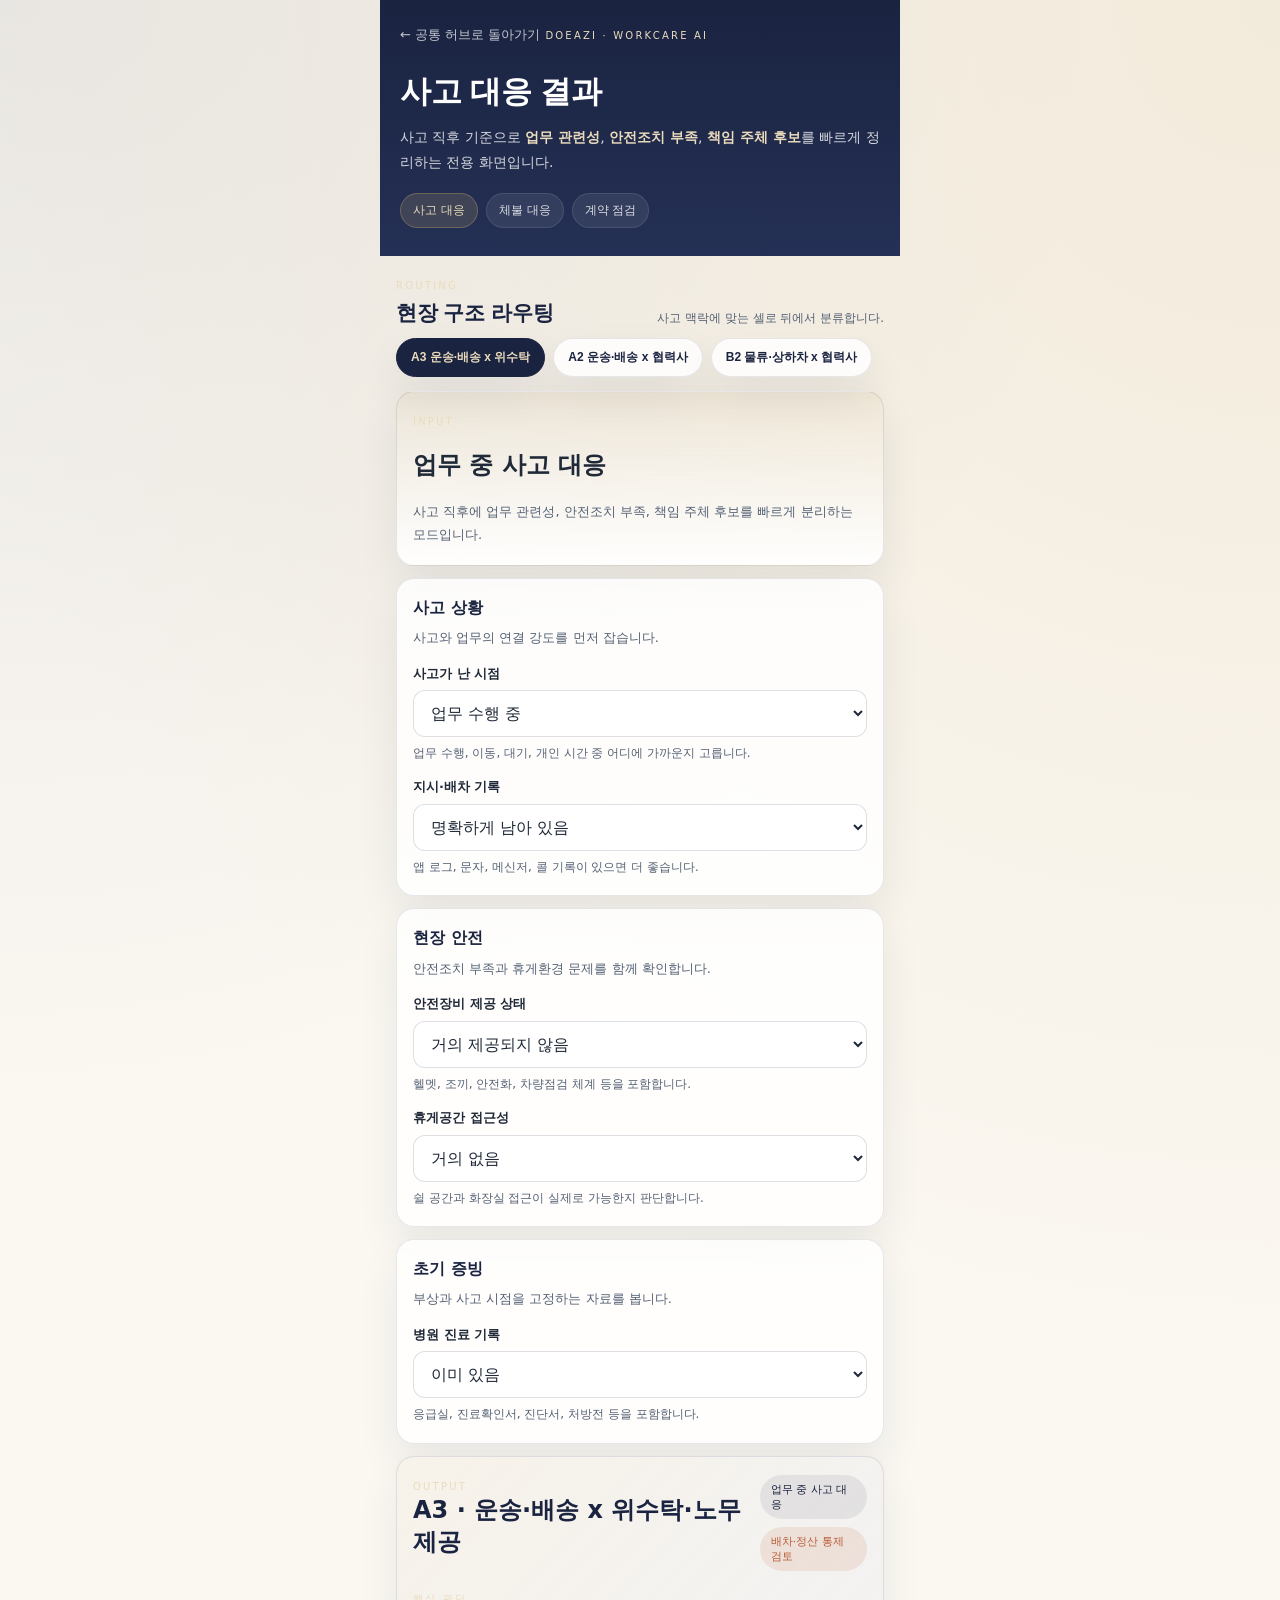
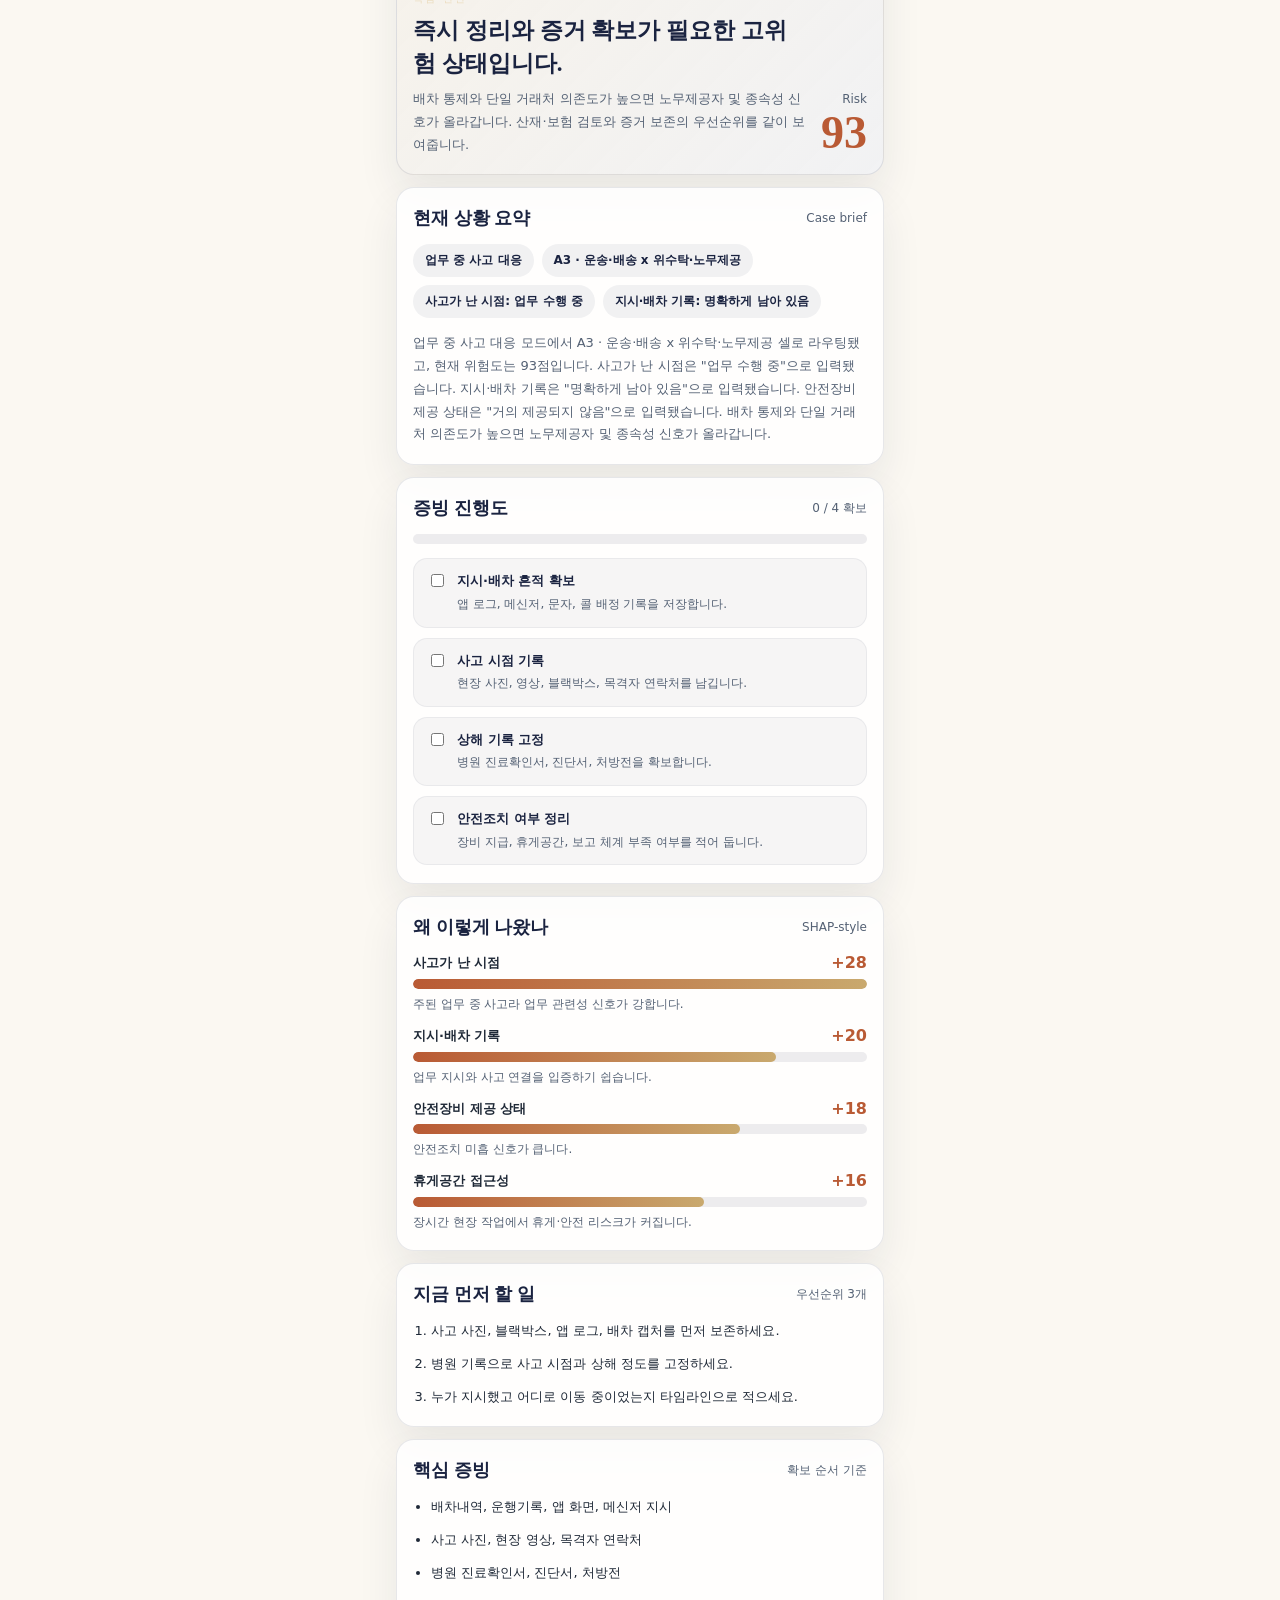
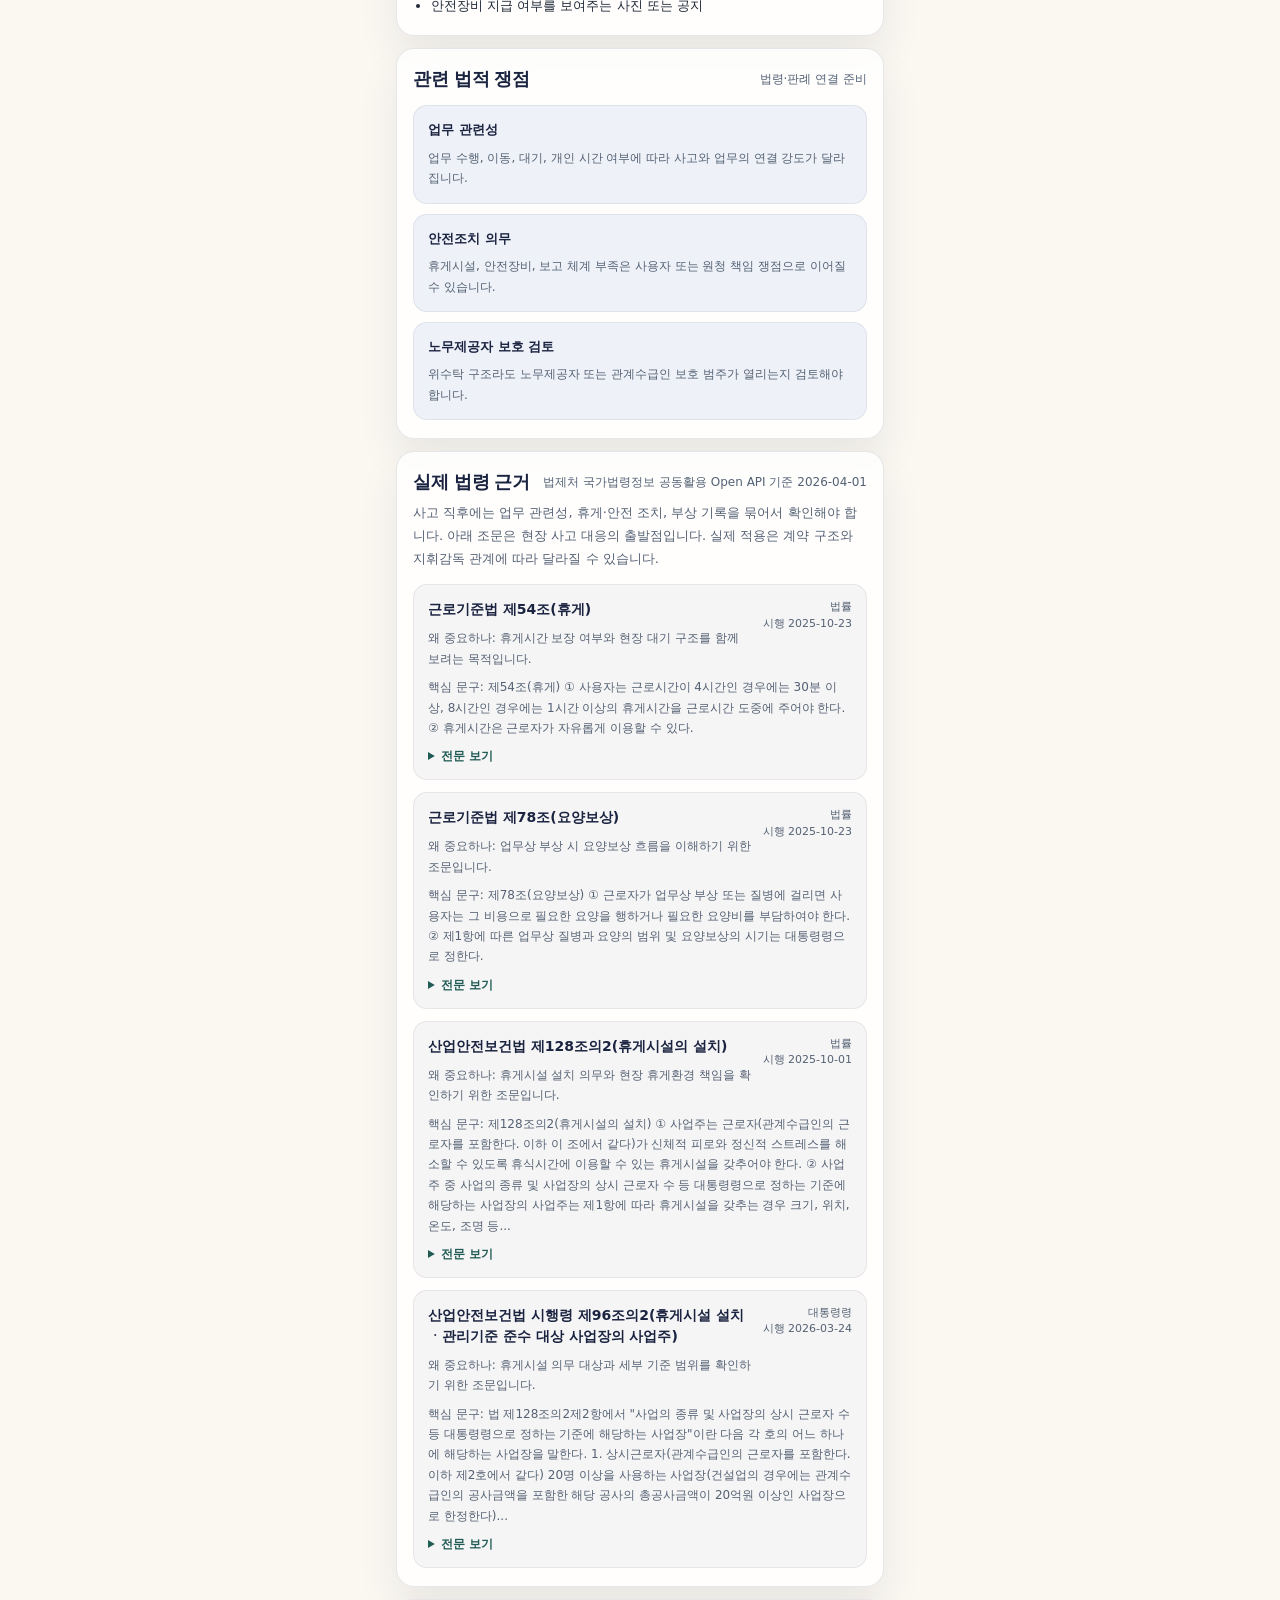
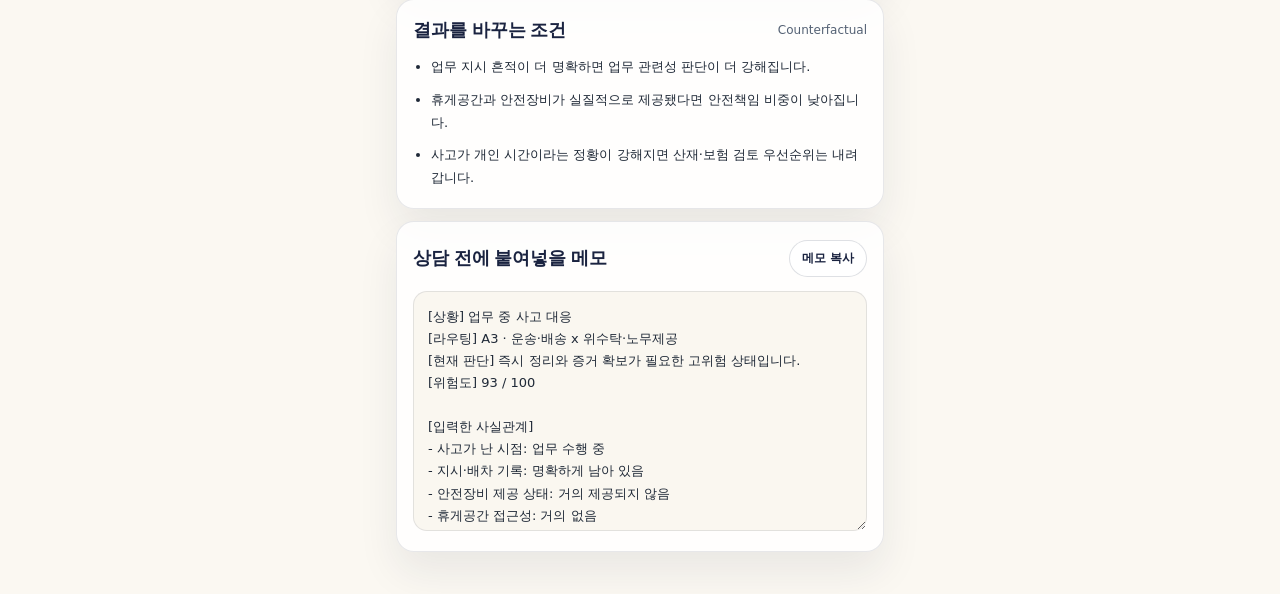
<file: workcare-xai-accident.html>
<!DOCTYPE html>
<html lang="ko">
<head>
<meta charset="UTF-8">
<meta name="viewport" content="width=device-width, initial-scale=1.0">
<title>DOEAZI Workcare XAI · 사고 대응</title>
<meta name="description" content="업무 중 사고 대응에 집중한 DOEAZI Workcare XAI 상세 화면입니다.">
<link rel="canonical" href="https://roar-jar.github.io/jar/workcare-xai-accident.html">
<meta property="og:type" content="website">
<meta property="og:title" content="DOEAZI Workcare XAI · 사고 대응">
<meta property="og:description" content="업무 관련성, 안전조치 부족, 책임 주체 후보를 빠르게 정리하는 사고 대응 결과 화면입니다.">
<meta property="og:url" content="https://roar-jar.github.io/jar/workcare-xai-accident.html">
<link rel="stylesheet" href="workcare-xai.css">
</head>
<body class="detail-page" data-mode="accident" data-route="transport-entrusted">
<div class="page">
  <header class="hero">
    <div class="hero-inner">
      <a class="back-link" href="./workcare-xai.html">← 공통 허브로 돌아가기</a>
      <div class="label-tag">DOEAZI · Workcare AI</div>
      <h1>사고 대응 결과</h1>
      <p class="hero-copy">
        사고 직후 기준으로 <strong>업무 관련성</strong>, <strong>안전조치 부족</strong>,
        <strong>책임 주체 후보</strong>를 빠르게 정리하는 전용 화면입니다.
      </p>
      <div class="detail-switch">
        <a class="detail-switch-link is-current" href="./workcare-xai-accident.html">사고 대응</a>
        <a class="detail-switch-link" href="./workcare-xai-payment.html">체불 대응</a>
        <a class="detail-switch-link" href="./workcare-xai-contract.html">계약 점검</a>
      </div>
    </div>
  </header>

  <main class="content">
    <section class="route-section">
      <div class="section-head">
        <div>
          <div class="section-eyebrow">ROUTING</div>
          <h2>현장 구조 라우팅</h2>
        </div>
        <p class="section-note">사고 맥락에 맞는 셀로 뒤에서 분류합니다.</p>
      </div>
      <div class="route-list">
        <button class="route-chip is-active" data-route="transport-entrusted" type="button">A3 운송·배송 x 위수탁</button>
        <button class="route-chip" data-route="transport-subcontract" type="button">A2 운송·배송 x 협력사</button>
        <button class="route-chip" data-route="logistics-subcontract" type="button">B2 물류·상하차 x 협력사</button>
      </div>
    </section>

    <section class="workspace-grid">
      <div class="stack">
        <article class="card intro-card">
          <div class="section-eyebrow">INPUT</div>
          <h2 id="mode-title"></h2>
          <p id="mode-description" class="body-copy"></p>
        </article>

        <div id="question-groups" class="question-groups"></div>
      </div>

      <div class="stack">
        <article class="card result-top">
          <div class="result-head">
            <div>
              <div class="section-eyebrow">OUTPUT</div>
              <h2 id="summary-route"></h2>
            </div>
            <div class="status-stack">
              <span class="status-pill" id="summary-mode"></span>
              <span class="status-pill strong" id="summary-status"></span>
            </div>
          </div>
          <div class="score-wrap">
            <div>
              <div class="score-label">핵심 판단</div>
              <h3 id="primary-outcome"></h3>
              <p id="secondary-outcome" class="body-copy"></p>
            </div>
            <div class="score-box">
              <span>Risk</span>
              <strong id="risk-score"></strong>
            </div>
          </div>
        </article>

        <article class="card">
          <div class="card-head">
            <h3>현재 상황 요약</h3>
            <span>Case brief</span>
          </div>
          <div id="brief-facts" class="brief-facts"></div>
          <p id="case-brief" class="body-copy brief-copy"></p>
        </article>

        <article class="card">
          <div class="card-head">
            <h3>증빙 진행도</h3>
            <span id="evidence-progress-text">0 / 0 확보</span>
          </div>
          <div class="progress-bar" aria-hidden="true">
            <div id="evidence-progress-fill" class="progress-fill"></div>
          </div>
          <div id="evidence-checklist" class="checklist"></div>
        </article>

        <article class="card">
          <div class="card-head">
            <h3>왜 이렇게 나왔나</h3>
            <span>SHAP-style</span>
          </div>
          <div id="impact-list" class="impact-list"></div>
        </article>

        <article class="card">
          <div class="card-head">
            <h3>지금 먼저 할 일</h3>
            <span>우선순위 3개</span>
          </div>
          <ol id="priority-list" class="ordered-list"></ol>
        </article>

        <article class="card">
          <div class="card-head">
            <h3>핵심 증빙</h3>
            <span>확보 순서 기준</span>
          </div>
          <ul id="evidence-list" class="plain-list"></ul>
        </article>

        <article class="card">
          <div class="card-head">
            <h3>관련 법적 쟁점</h3>
            <span>법령·판례 연결 준비</span>
          </div>
          <div id="legal-grid" class="legal-grid"></div>
        </article>

        <article class="card">
          <div class="card-head">
            <h3>실제 법령 근거</h3>
            <span id="legal-source-meta">사전 생성 데이터 로딩 중</span>
          </div>
          <p id="legal-source-summary" class="body-copy"></p>
          <div id="legal-source-list" class="source-list"></div>
        </article>

        <article class="card">
          <div class="card-head">
            <h3>결과를 바꾸는 조건</h3>
            <span>Counterfactual</span>
          </div>
          <ul id="counterfactual-list" class="plain-list"></ul>
        </article>

        <article class="card memo-card">
          <div class="card-head">
            <h3>상담 전에 붙여넣을 메모</h3>
            <button id="copy-memo-button" class="copy-button" type="button">메모 복사</button>
          </div>
          <textarea id="case-memo" class="case-memo" readonly></textarea>
        </article>
      </div>
    </section>
  </main>
</div>
<script src="workcare-xai.js"></script>
</body>
</html>
</file>
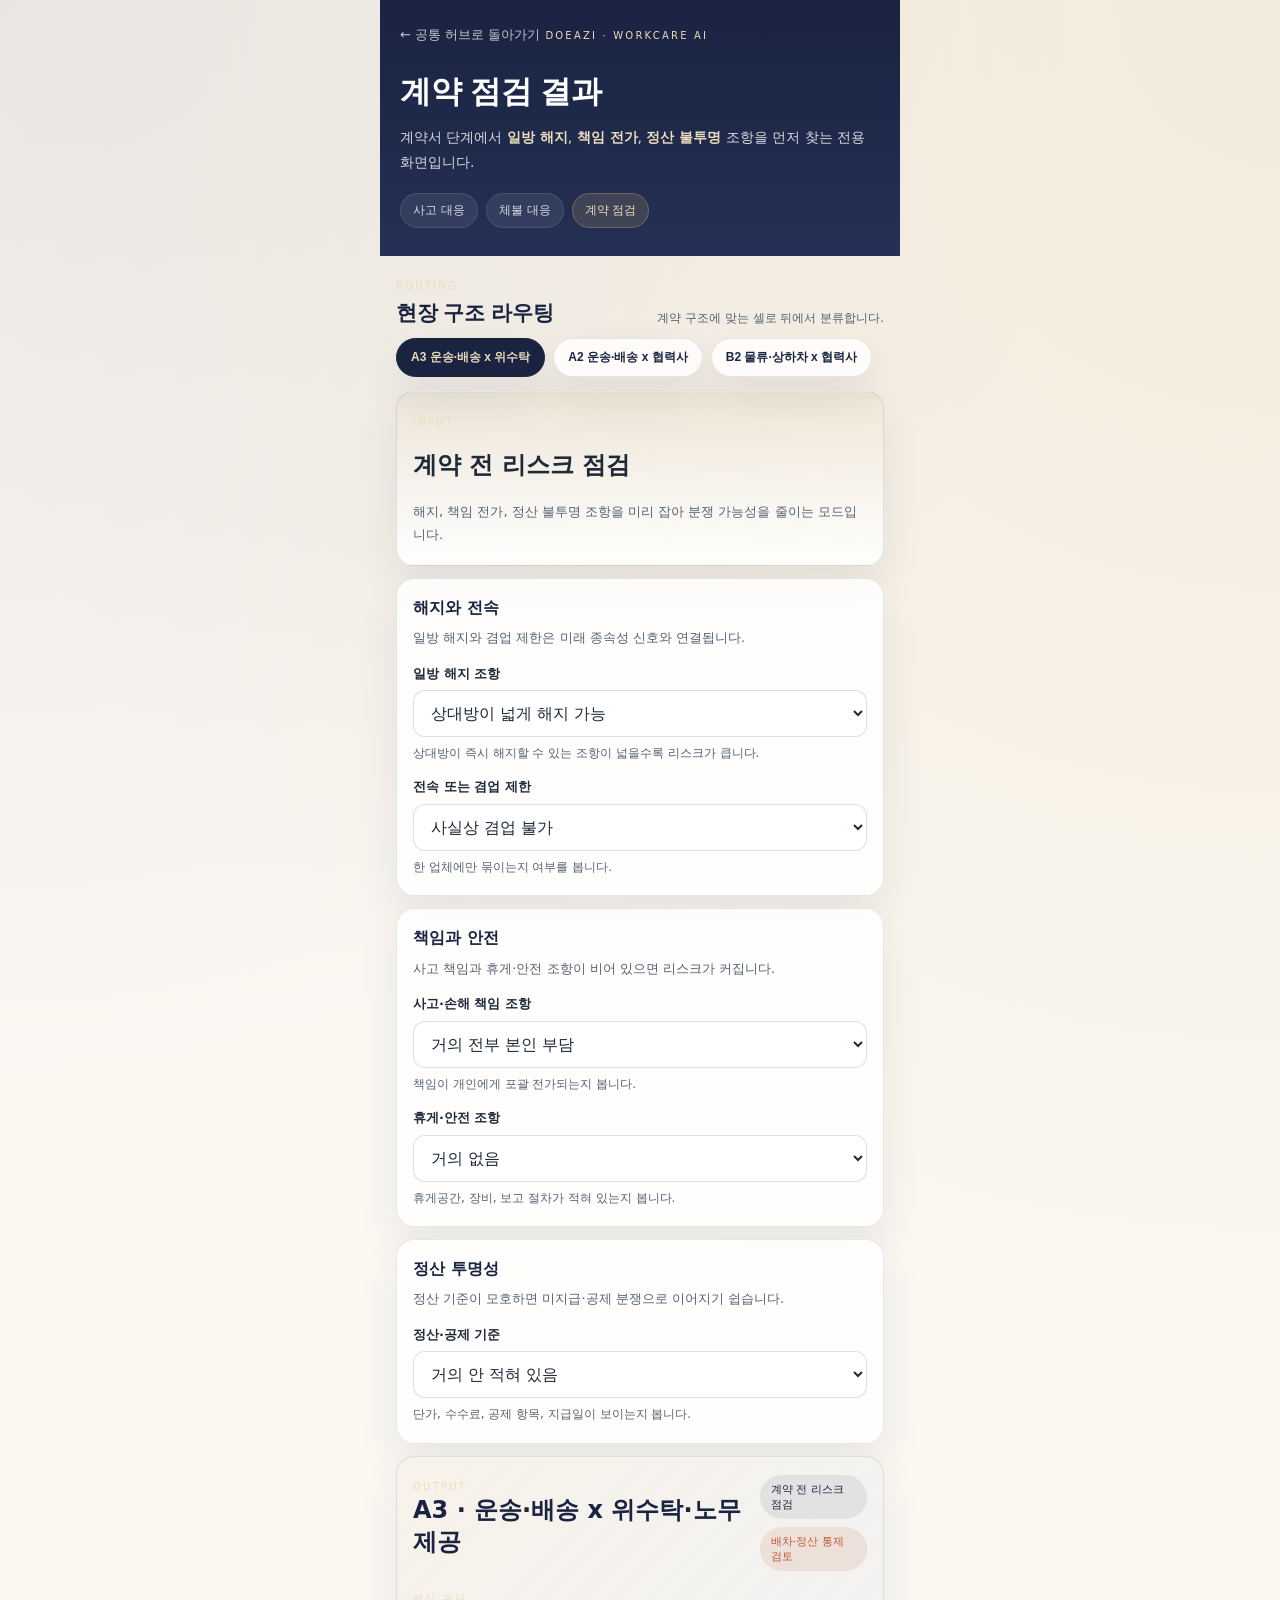
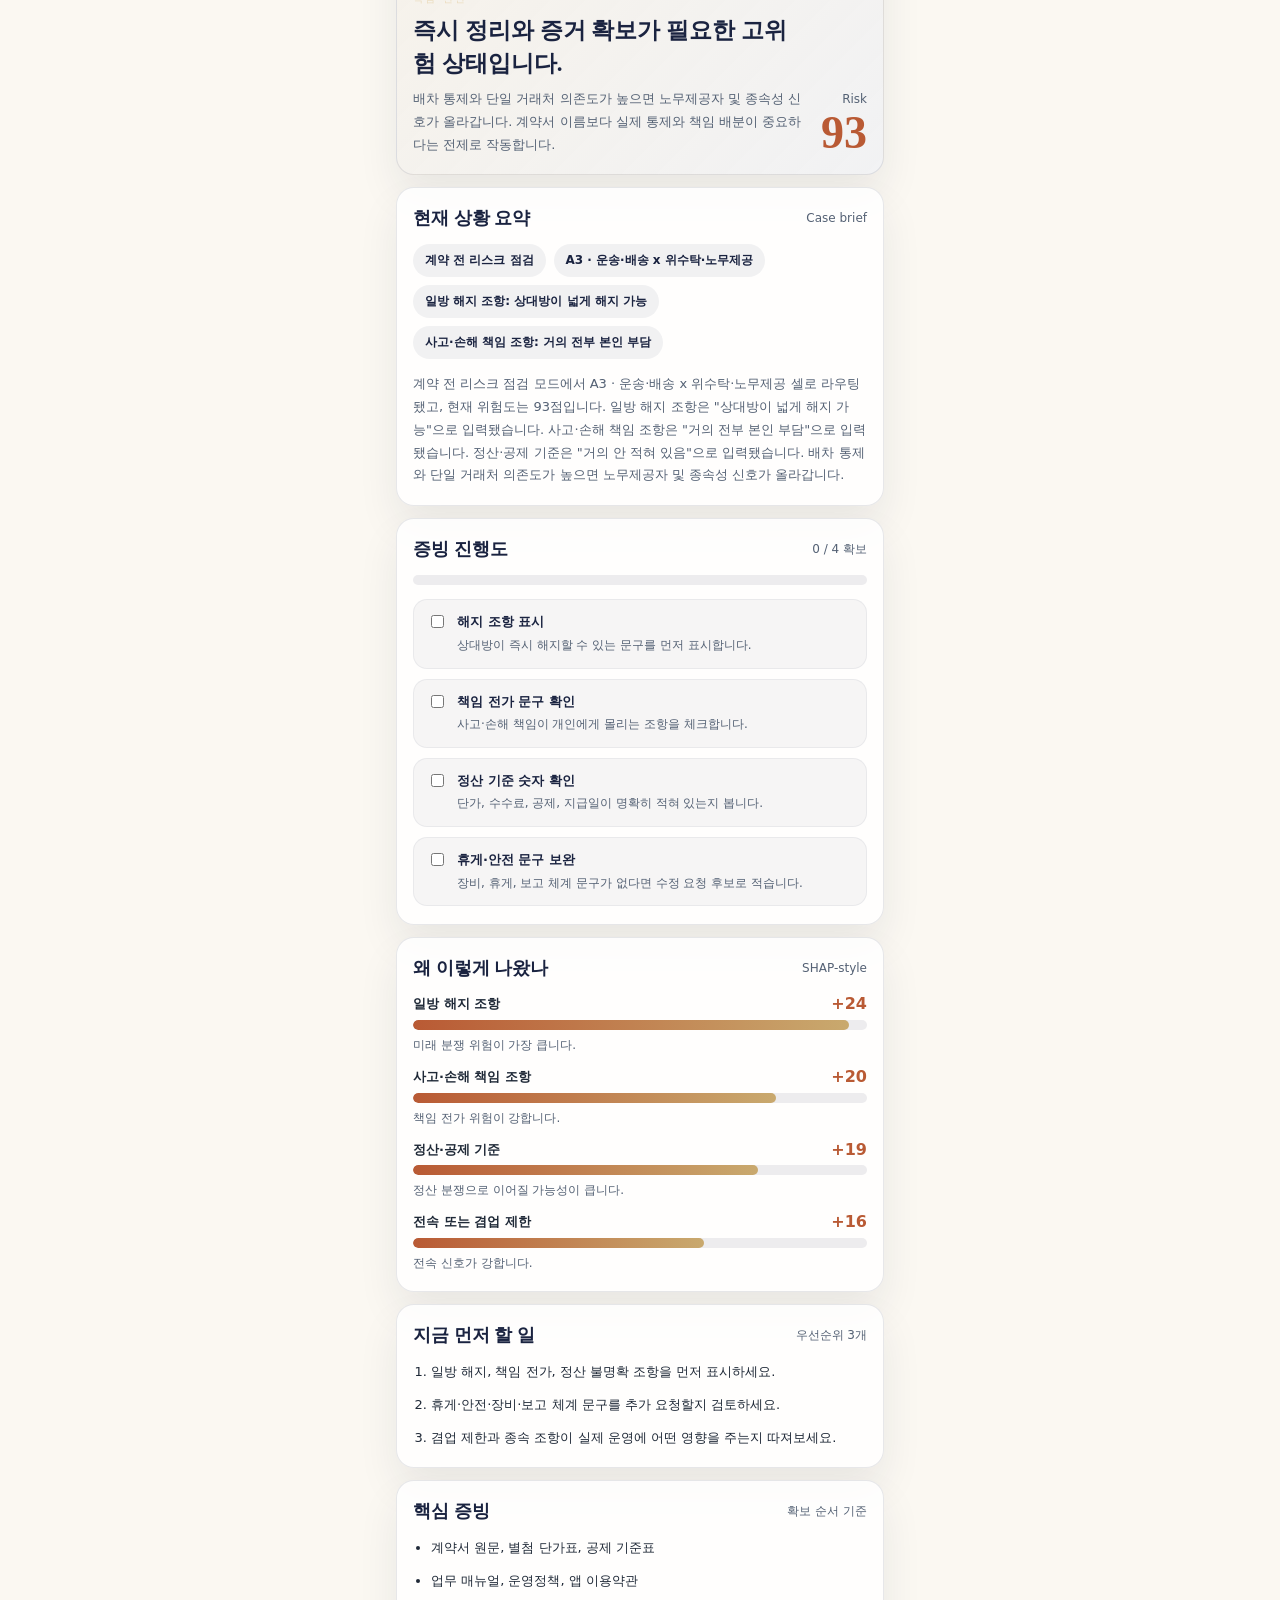
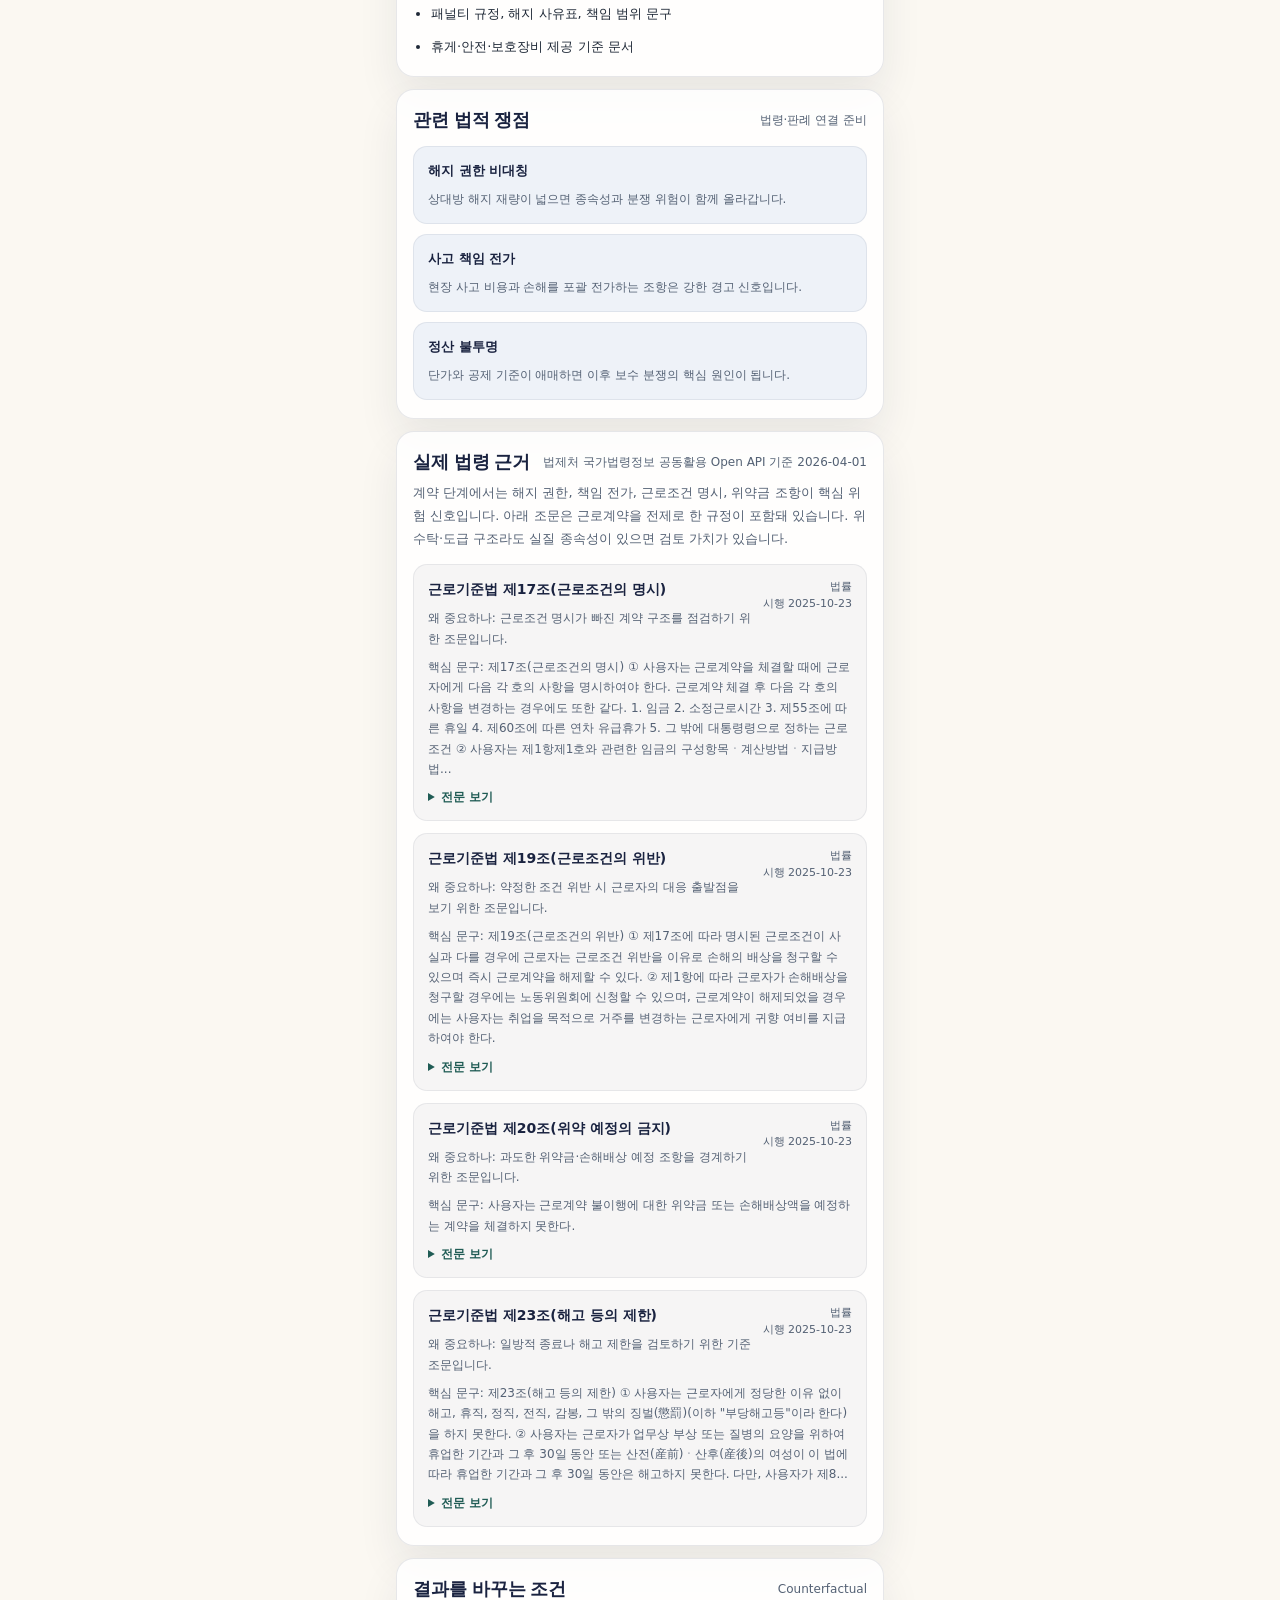
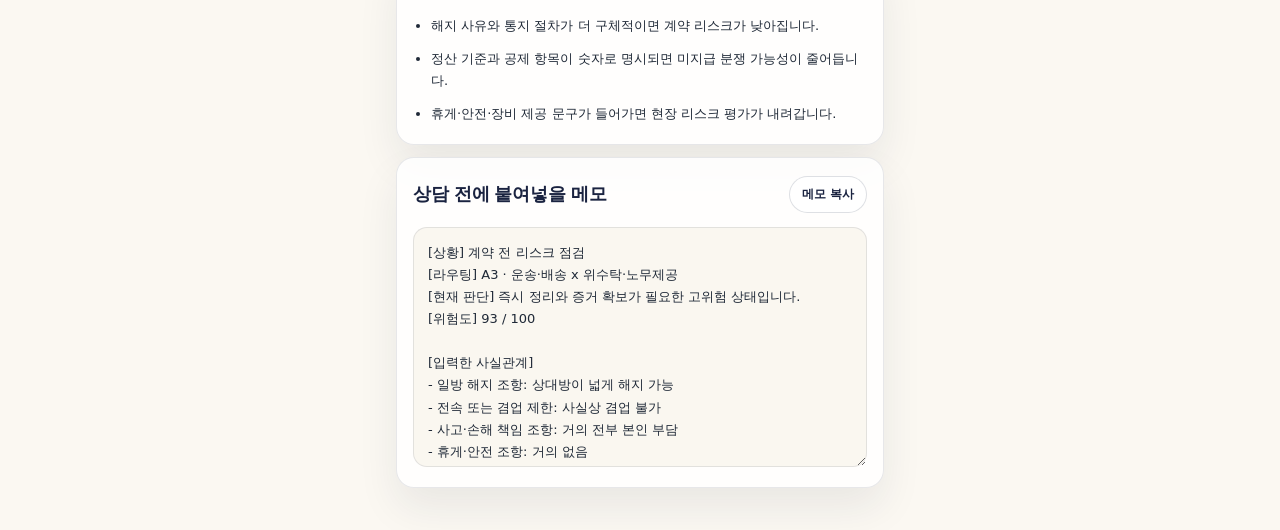
<file: workcare-xai-contract.html>
<!DOCTYPE html>
<html lang="ko">
<head>
<meta charset="UTF-8">
<meta name="viewport" content="width=device-width, initial-scale=1.0">
<title>DOEAZI Workcare XAI · 계약 점검</title>
<meta name="description" content="계약 전 리스크 점검에 집중한 DOEAZI Workcare XAI 상세 화면입니다.">
<link rel="canonical" href="https://roar-jar.github.io/jar/workcare-xai-contract.html">
<meta property="og:type" content="website">
<meta property="og:title" content="DOEAZI Workcare XAI · 계약 점검">
<meta property="og:description" content="해지, 책임 전가, 정산 불투명 조항을 계약 전 단계에서 점검하는 결과 화면입니다.">
<meta property="og:url" content="https://roar-jar.github.io/jar/workcare-xai-contract.html">
<link rel="stylesheet" href="workcare-xai.css">
</head>
<body class="detail-page" data-mode="contract" data-route="transport-entrusted">
<div class="page">
  <header class="hero">
    <div class="hero-inner">
      <a class="back-link" href="./workcare-xai.html">← 공통 허브로 돌아가기</a>
      <div class="label-tag">DOEAZI · Workcare AI</div>
      <h1>계약 점검 결과</h1>
      <p class="hero-copy">
        계약서 단계에서 <strong>일방 해지</strong>, <strong>책임 전가</strong>,
        <strong>정산 불투명</strong> 조항을 먼저 찾는 전용 화면입니다.
      </p>
      <div class="detail-switch">
        <a class="detail-switch-link" href="./workcare-xai-accident.html">사고 대응</a>
        <a class="detail-switch-link" href="./workcare-xai-payment.html">체불 대응</a>
        <a class="detail-switch-link is-current" href="./workcare-xai-contract.html">계약 점검</a>
      </div>
    </div>
  </header>

  <main class="content">
    <section class="route-section">
      <div class="section-head">
        <div>
          <div class="section-eyebrow">ROUTING</div>
          <h2>현장 구조 라우팅</h2>
        </div>
        <p class="section-note">계약 구조에 맞는 셀로 뒤에서 분류합니다.</p>
      </div>
      <div class="route-list">
        <button class="route-chip is-active" data-route="transport-entrusted" type="button">A3 운송·배송 x 위수탁</button>
        <button class="route-chip" data-route="transport-subcontract" type="button">A2 운송·배송 x 협력사</button>
        <button class="route-chip" data-route="logistics-subcontract" type="button">B2 물류·상하차 x 협력사</button>
      </div>
    </section>

    <section class="workspace-grid">
      <div class="stack">
        <article class="card intro-card">
          <div class="section-eyebrow">INPUT</div>
          <h2 id="mode-title"></h2>
          <p id="mode-description" class="body-copy"></p>
        </article>

        <div id="question-groups" class="question-groups"></div>
      </div>

      <div class="stack">
        <article class="card result-top">
          <div class="result-head">
            <div>
              <div class="section-eyebrow">OUTPUT</div>
              <h2 id="summary-route"></h2>
            </div>
            <div class="status-stack">
              <span class="status-pill" id="summary-mode"></span>
              <span class="status-pill strong" id="summary-status"></span>
            </div>
          </div>
          <div class="score-wrap">
            <div>
              <div class="score-label">핵심 판단</div>
              <h3 id="primary-outcome"></h3>
              <p id="secondary-outcome" class="body-copy"></p>
            </div>
            <div class="score-box">
              <span>Risk</span>
              <strong id="risk-score"></strong>
            </div>
          </div>
        </article>

        <article class="card">
          <div class="card-head">
            <h3>현재 상황 요약</h3>
            <span>Case brief</span>
          </div>
          <div id="brief-facts" class="brief-facts"></div>
          <p id="case-brief" class="body-copy brief-copy"></p>
        </article>

        <article class="card">
          <div class="card-head">
            <h3>증빙 진행도</h3>
            <span id="evidence-progress-text">0 / 0 확보</span>
          </div>
          <div class="progress-bar" aria-hidden="true">
            <div id="evidence-progress-fill" class="progress-fill"></div>
          </div>
          <div id="evidence-checklist" class="checklist"></div>
        </article>

        <article class="card">
          <div class="card-head">
            <h3>왜 이렇게 나왔나</h3>
            <span>SHAP-style</span>
          </div>
          <div id="impact-list" class="impact-list"></div>
        </article>

        <article class="card">
          <div class="card-head">
            <h3>지금 먼저 할 일</h3>
            <span>우선순위 3개</span>
          </div>
          <ol id="priority-list" class="ordered-list"></ol>
        </article>

        <article class="card">
          <div class="card-head">
            <h3>핵심 증빙</h3>
            <span>확보 순서 기준</span>
          </div>
          <ul id="evidence-list" class="plain-list"></ul>
        </article>

        <article class="card">
          <div class="card-head">
            <h3>관련 법적 쟁점</h3>
            <span>법령·판례 연결 준비</span>
          </div>
          <div id="legal-grid" class="legal-grid"></div>
        </article>

        <article class="card">
          <div class="card-head">
            <h3>실제 법령 근거</h3>
            <span id="legal-source-meta">사전 생성 데이터 로딩 중</span>
          </div>
          <p id="legal-source-summary" class="body-copy"></p>
          <div id="legal-source-list" class="source-list"></div>
        </article>

        <article class="card">
          <div class="card-head">
            <h3>결과를 바꾸는 조건</h3>
            <span>Counterfactual</span>
          </div>
          <ul id="counterfactual-list" class="plain-list"></ul>
        </article>

        <article class="card memo-card">
          <div class="card-head">
            <h3>상담 전에 붙여넣을 메모</h3>
            <button id="copy-memo-button" class="copy-button" type="button">메모 복사</button>
          </div>
          <textarea id="case-memo" class="case-memo" readonly></textarea>
        </article>
      </div>
    </section>
  </main>
</div>
<script src="workcare-xai.js"></script>
</body>
</html>
</file>
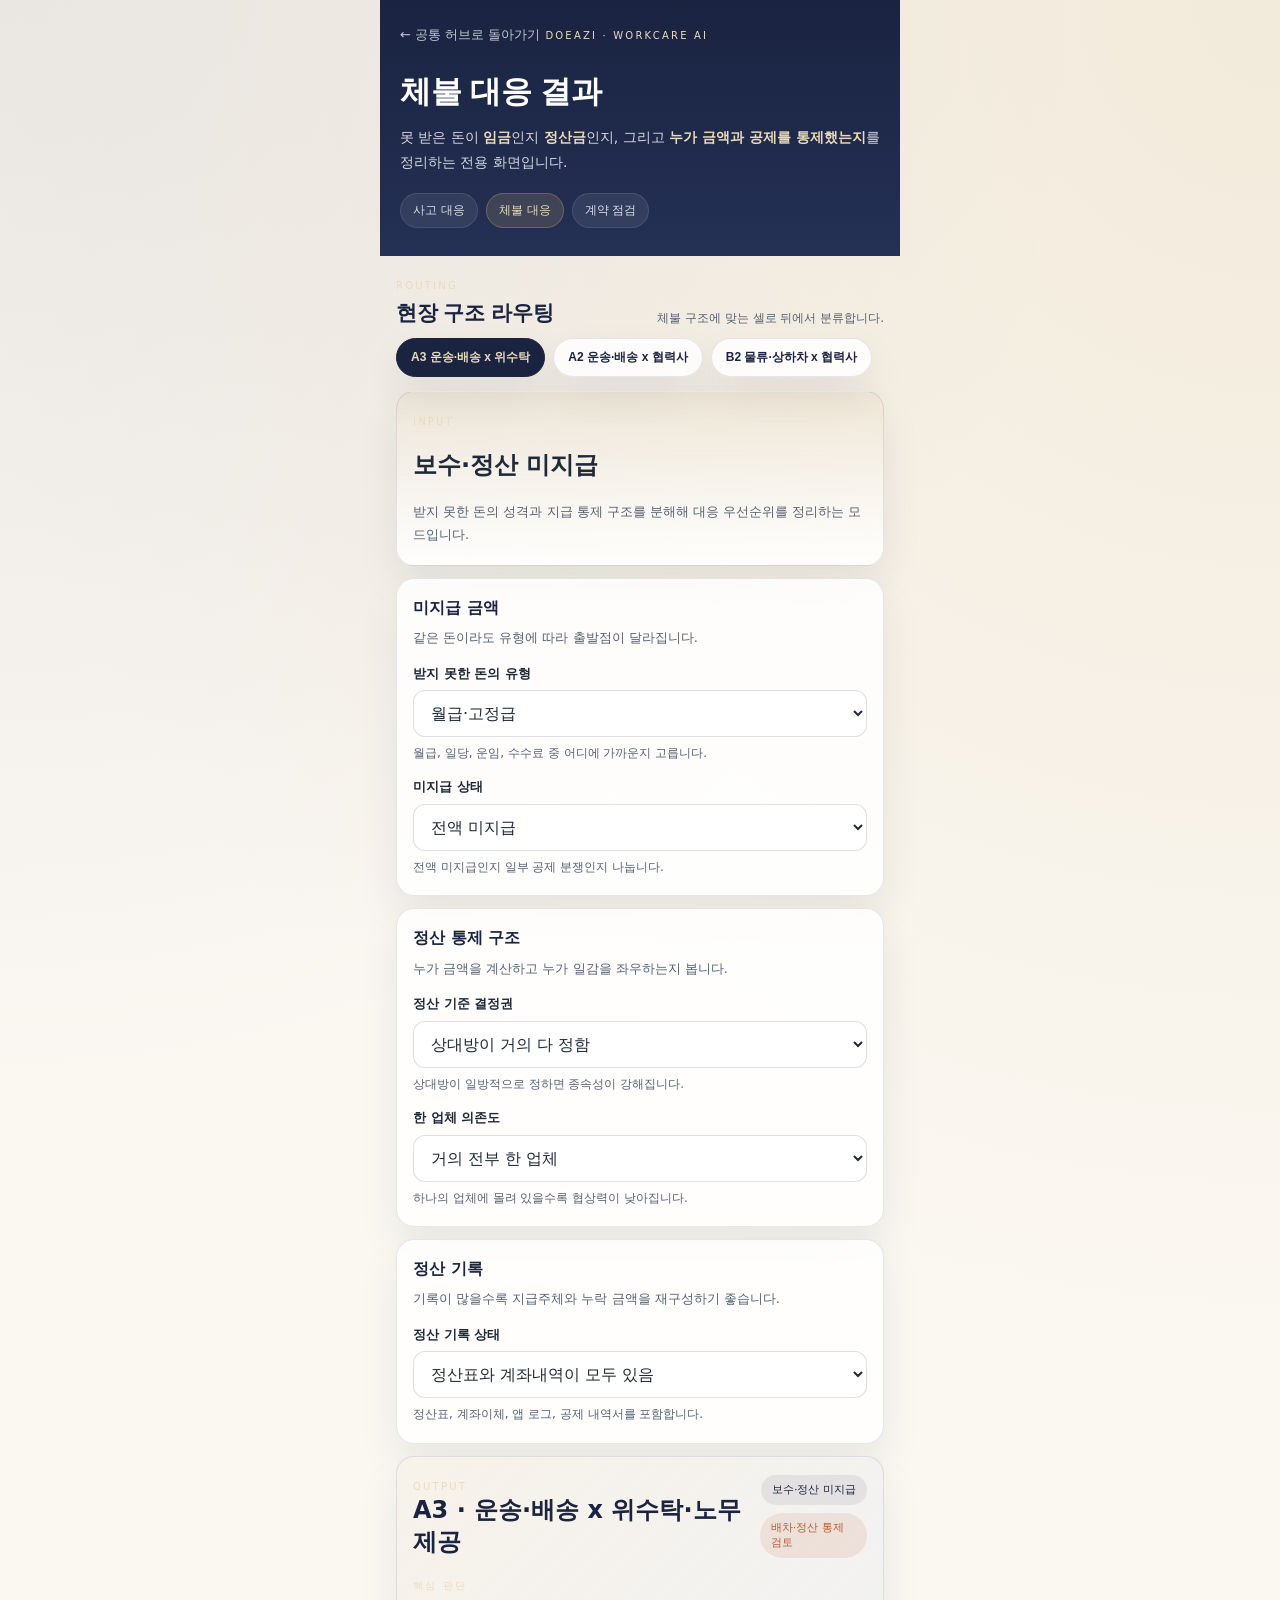
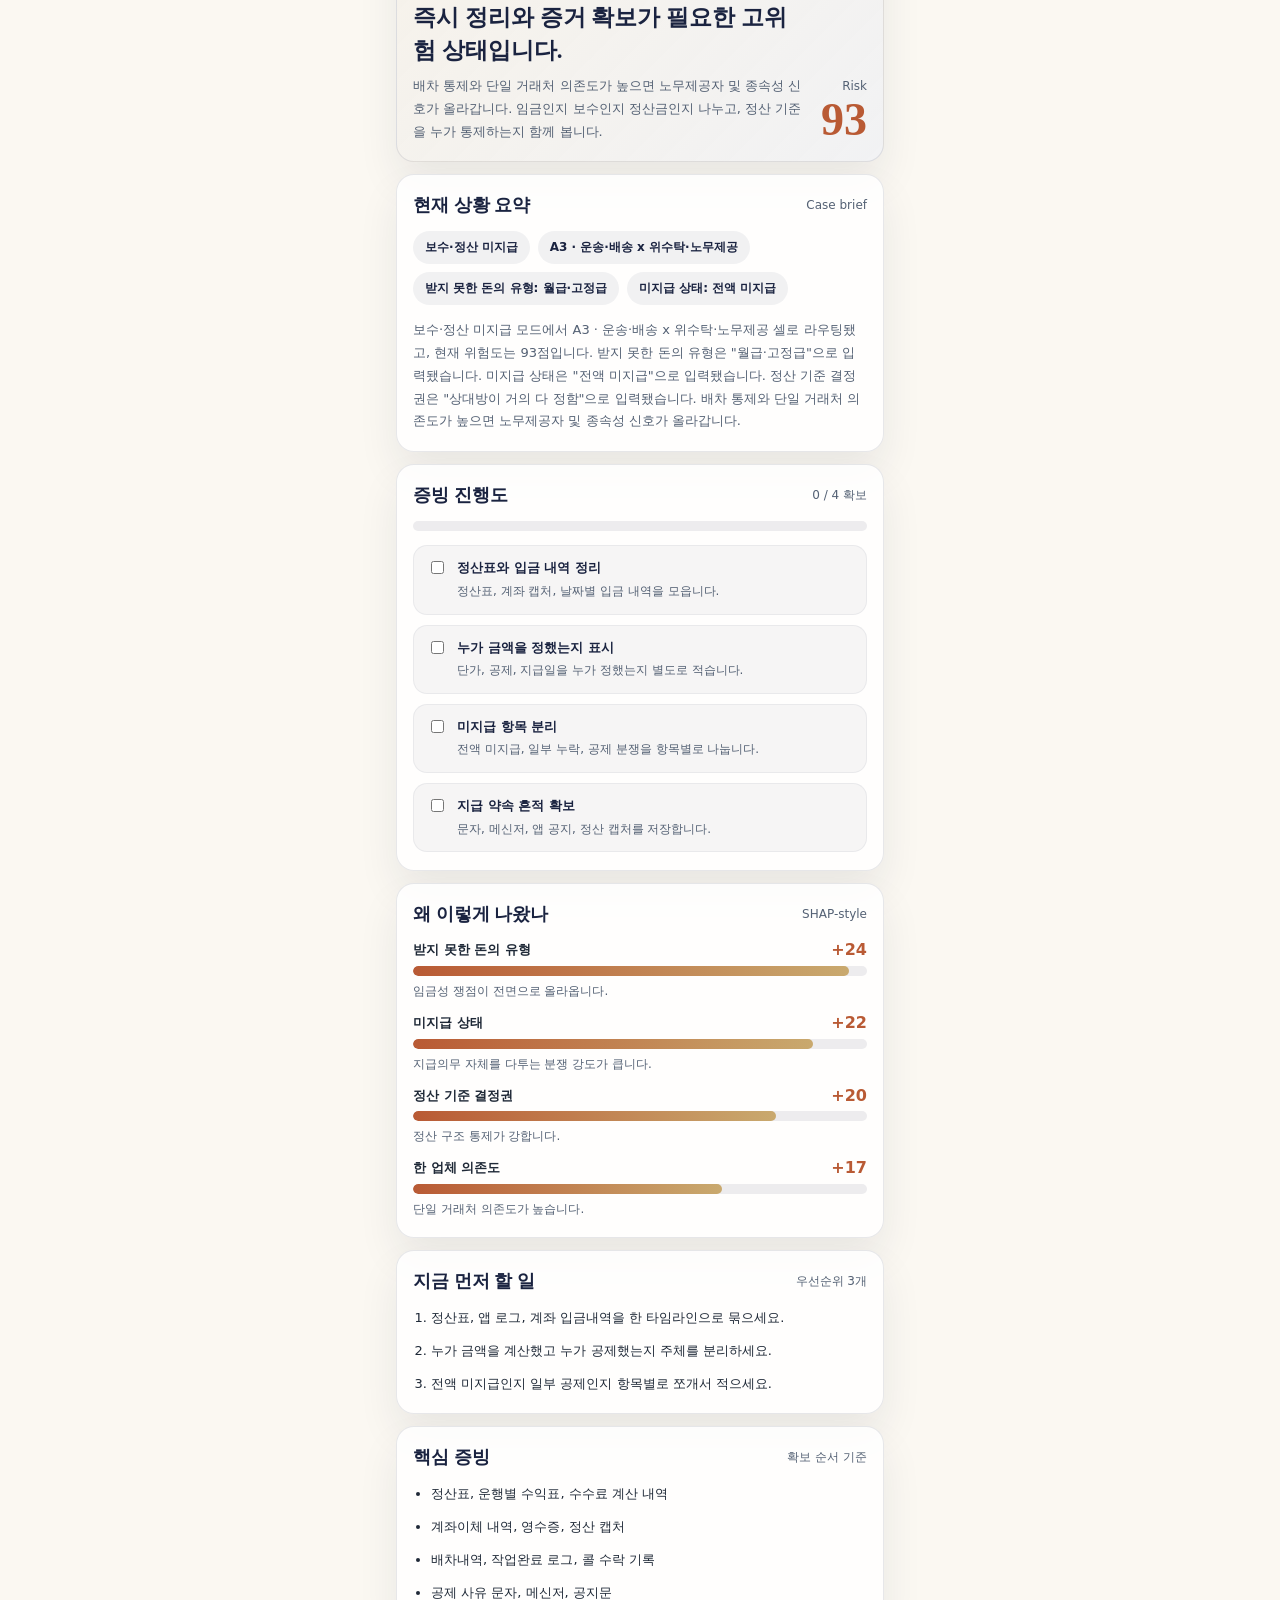
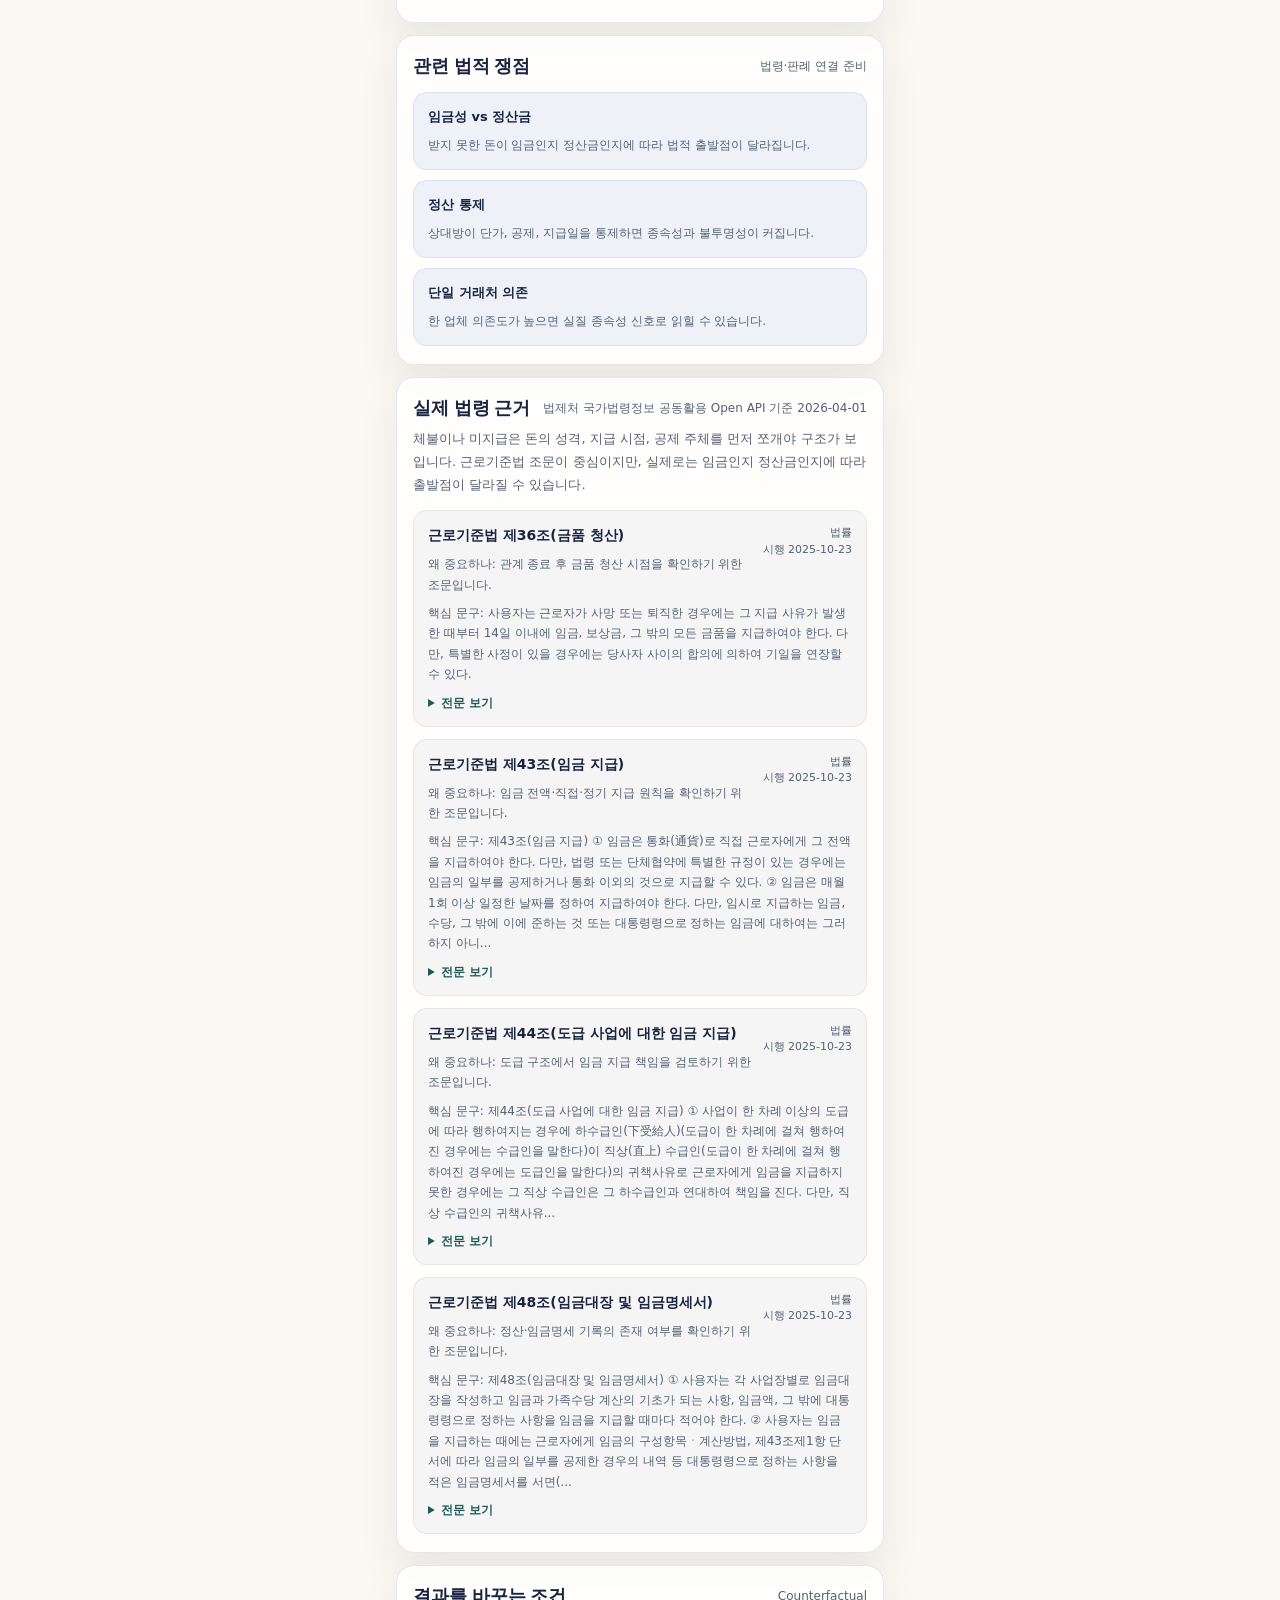
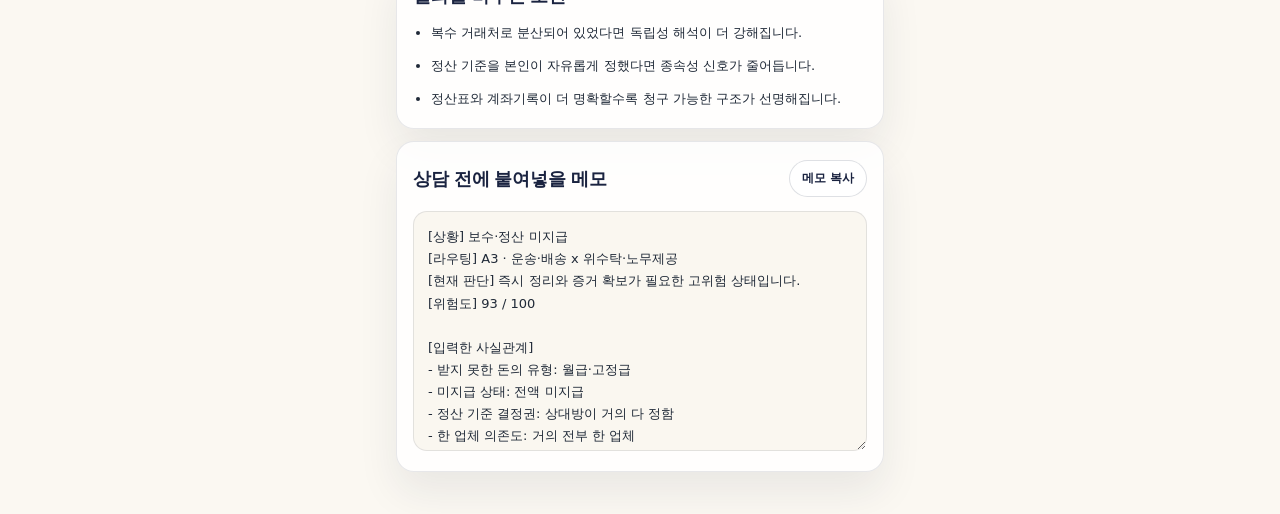
<file: workcare-xai-payment.html>
<!DOCTYPE html>
<html lang="ko">
<head>
<meta charset="UTF-8">
<meta name="viewport" content="width=device-width, initial-scale=1.0">
<title>DOEAZI Workcare XAI · 체불 대응</title>
<meta name="description" content="보수·정산 미지급 대응에 집중한 DOEAZI Workcare XAI 상세 화면입니다.">
<link rel="canonical" href="https://roar-jar.github.io/jar/workcare-xai-payment.html">
<meta property="og:type" content="website">
<meta property="og:title" content="DOEAZI Workcare XAI · 체불 대응">
<meta property="og:description" content="받지 못한 돈의 성격과 지급 책임 구조를 빠르게 분해하는 체불 대응 결과 화면입니다.">
<meta property="og:url" content="https://roar-jar.github.io/jar/workcare-xai-payment.html">
<link rel="stylesheet" href="workcare-xai.css">
</head>
<body class="detail-page" data-mode="payment" data-route="transport-entrusted">
<div class="page">
  <header class="hero">
    <div class="hero-inner">
      <a class="back-link" href="./workcare-xai.html">← 공통 허브로 돌아가기</a>
      <div class="label-tag">DOEAZI · Workcare AI</div>
      <h1>체불 대응 결과</h1>
      <p class="hero-copy">
        못 받은 돈이 <strong>임금</strong>인지 <strong>정산금</strong>인지,
        그리고 <strong>누가 금액과 공제를 통제했는지</strong>를 정리하는 전용 화면입니다.
      </p>
      <div class="detail-switch">
        <a class="detail-switch-link" href="./workcare-xai-accident.html">사고 대응</a>
        <a class="detail-switch-link is-current" href="./workcare-xai-payment.html">체불 대응</a>
        <a class="detail-switch-link" href="./workcare-xai-contract.html">계약 점검</a>
      </div>
    </div>
  </header>

  <main class="content">
    <section class="route-section">
      <div class="section-head">
        <div>
          <div class="section-eyebrow">ROUTING</div>
          <h2>현장 구조 라우팅</h2>
        </div>
        <p class="section-note">체불 구조에 맞는 셀로 뒤에서 분류합니다.</p>
      </div>
      <div class="route-list">
        <button class="route-chip is-active" data-route="transport-entrusted" type="button">A3 운송·배송 x 위수탁</button>
        <button class="route-chip" data-route="transport-subcontract" type="button">A2 운송·배송 x 협력사</button>
        <button class="route-chip" data-route="logistics-subcontract" type="button">B2 물류·상하차 x 협력사</button>
      </div>
    </section>

    <section class="workspace-grid">
      <div class="stack">
        <article class="card intro-card">
          <div class="section-eyebrow">INPUT</div>
          <h2 id="mode-title"></h2>
          <p id="mode-description" class="body-copy"></p>
        </article>

        <div id="question-groups" class="question-groups"></div>
      </div>

      <div class="stack">
        <article class="card result-top">
          <div class="result-head">
            <div>
              <div class="section-eyebrow">OUTPUT</div>
              <h2 id="summary-route"></h2>
            </div>
            <div class="status-stack">
              <span class="status-pill" id="summary-mode"></span>
              <span class="status-pill strong" id="summary-status"></span>
            </div>
          </div>
          <div class="score-wrap">
            <div>
              <div class="score-label">핵심 판단</div>
              <h3 id="primary-outcome"></h3>
              <p id="secondary-outcome" class="body-copy"></p>
            </div>
            <div class="score-box">
              <span>Risk</span>
              <strong id="risk-score"></strong>
            </div>
          </div>
        </article>

        <article class="card">
          <div class="card-head">
            <h3>현재 상황 요약</h3>
            <span>Case brief</span>
          </div>
          <div id="brief-facts" class="brief-facts"></div>
          <p id="case-brief" class="body-copy brief-copy"></p>
        </article>

        <article class="card">
          <div class="card-head">
            <h3>증빙 진행도</h3>
            <span id="evidence-progress-text">0 / 0 확보</span>
          </div>
          <div class="progress-bar" aria-hidden="true">
            <div id="evidence-progress-fill" class="progress-fill"></div>
          </div>
          <div id="evidence-checklist" class="checklist"></div>
        </article>

        <article class="card">
          <div class="card-head">
            <h3>왜 이렇게 나왔나</h3>
            <span>SHAP-style</span>
          </div>
          <div id="impact-list" class="impact-list"></div>
        </article>

        <article class="card">
          <div class="card-head">
            <h3>지금 먼저 할 일</h3>
            <span>우선순위 3개</span>
          </div>
          <ol id="priority-list" class="ordered-list"></ol>
        </article>

        <article class="card">
          <div class="card-head">
            <h3>핵심 증빙</h3>
            <span>확보 순서 기준</span>
          </div>
          <ul id="evidence-list" class="plain-list"></ul>
        </article>

        <article class="card">
          <div class="card-head">
            <h3>관련 법적 쟁점</h3>
            <span>법령·판례 연결 준비</span>
          </div>
          <div id="legal-grid" class="legal-grid"></div>
        </article>

        <article class="card">
          <div class="card-head">
            <h3>실제 법령 근거</h3>
            <span id="legal-source-meta">사전 생성 데이터 로딩 중</span>
          </div>
          <p id="legal-source-summary" class="body-copy"></p>
          <div id="legal-source-list" class="source-list"></div>
        </article>

        <article class="card">
          <div class="card-head">
            <h3>결과를 바꾸는 조건</h3>
            <span>Counterfactual</span>
          </div>
          <ul id="counterfactual-list" class="plain-list"></ul>
        </article>

        <article class="card memo-card">
          <div class="card-head">
            <h3>상담 전에 붙여넣을 메모</h3>
            <button id="copy-memo-button" class="copy-button" type="button">메모 복사</button>
          </div>
          <textarea id="case-memo" class="case-memo" readonly></textarea>
        </article>
      </div>
    </section>
  </main>
</div>
<script src="workcare-xai.js"></script>
</body>
</html>
</file>
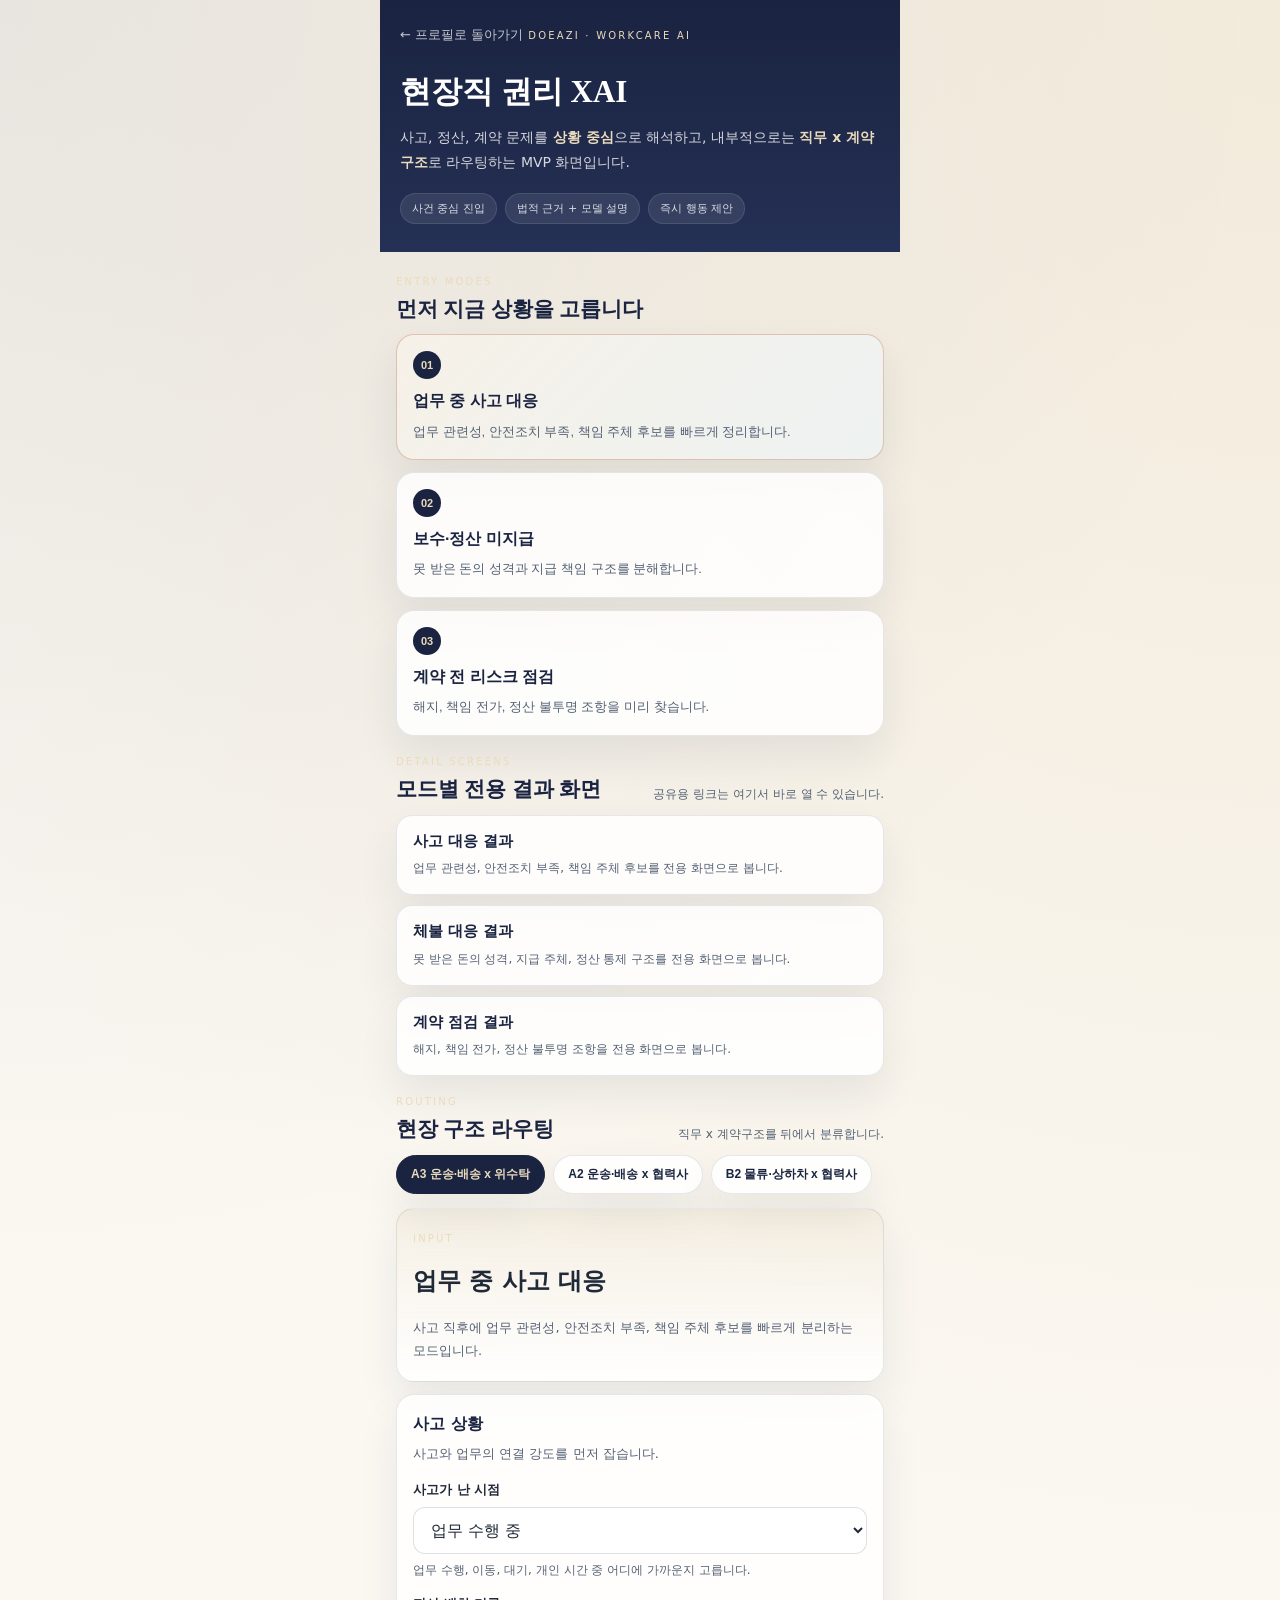
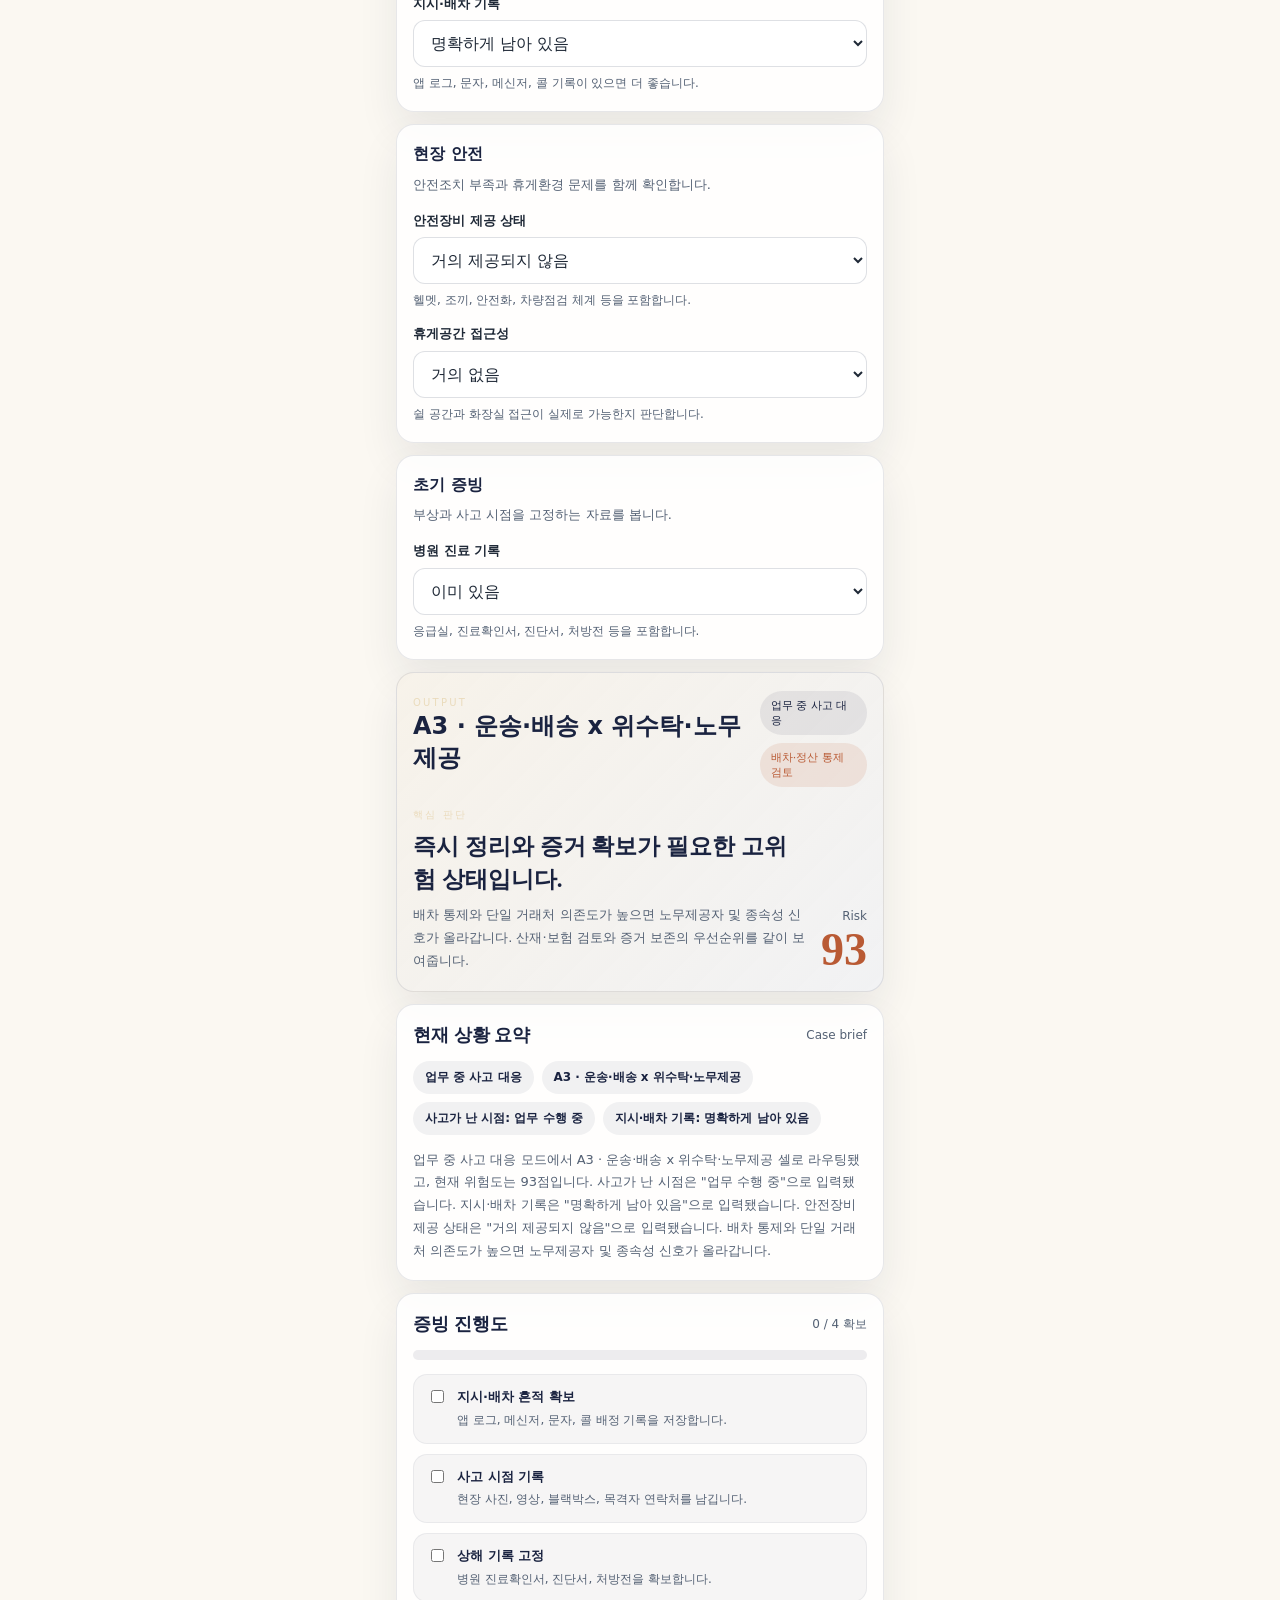
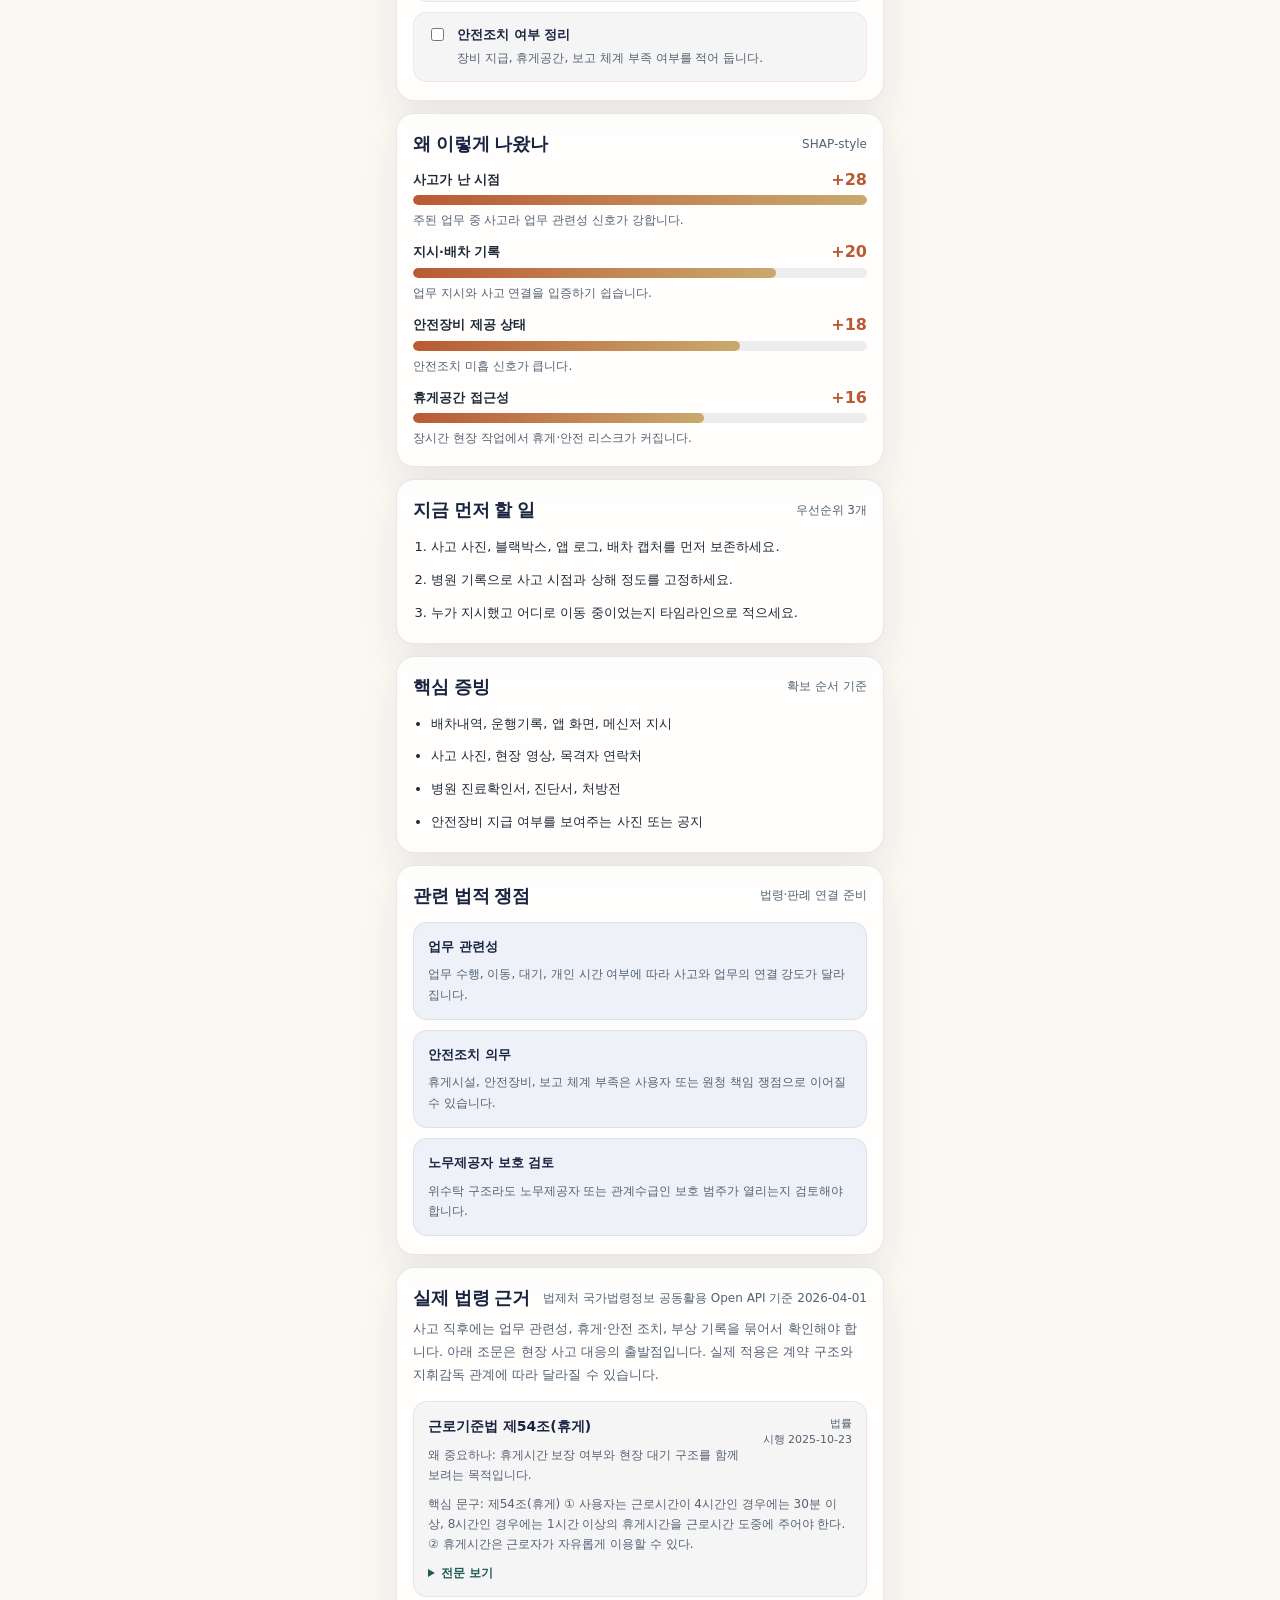
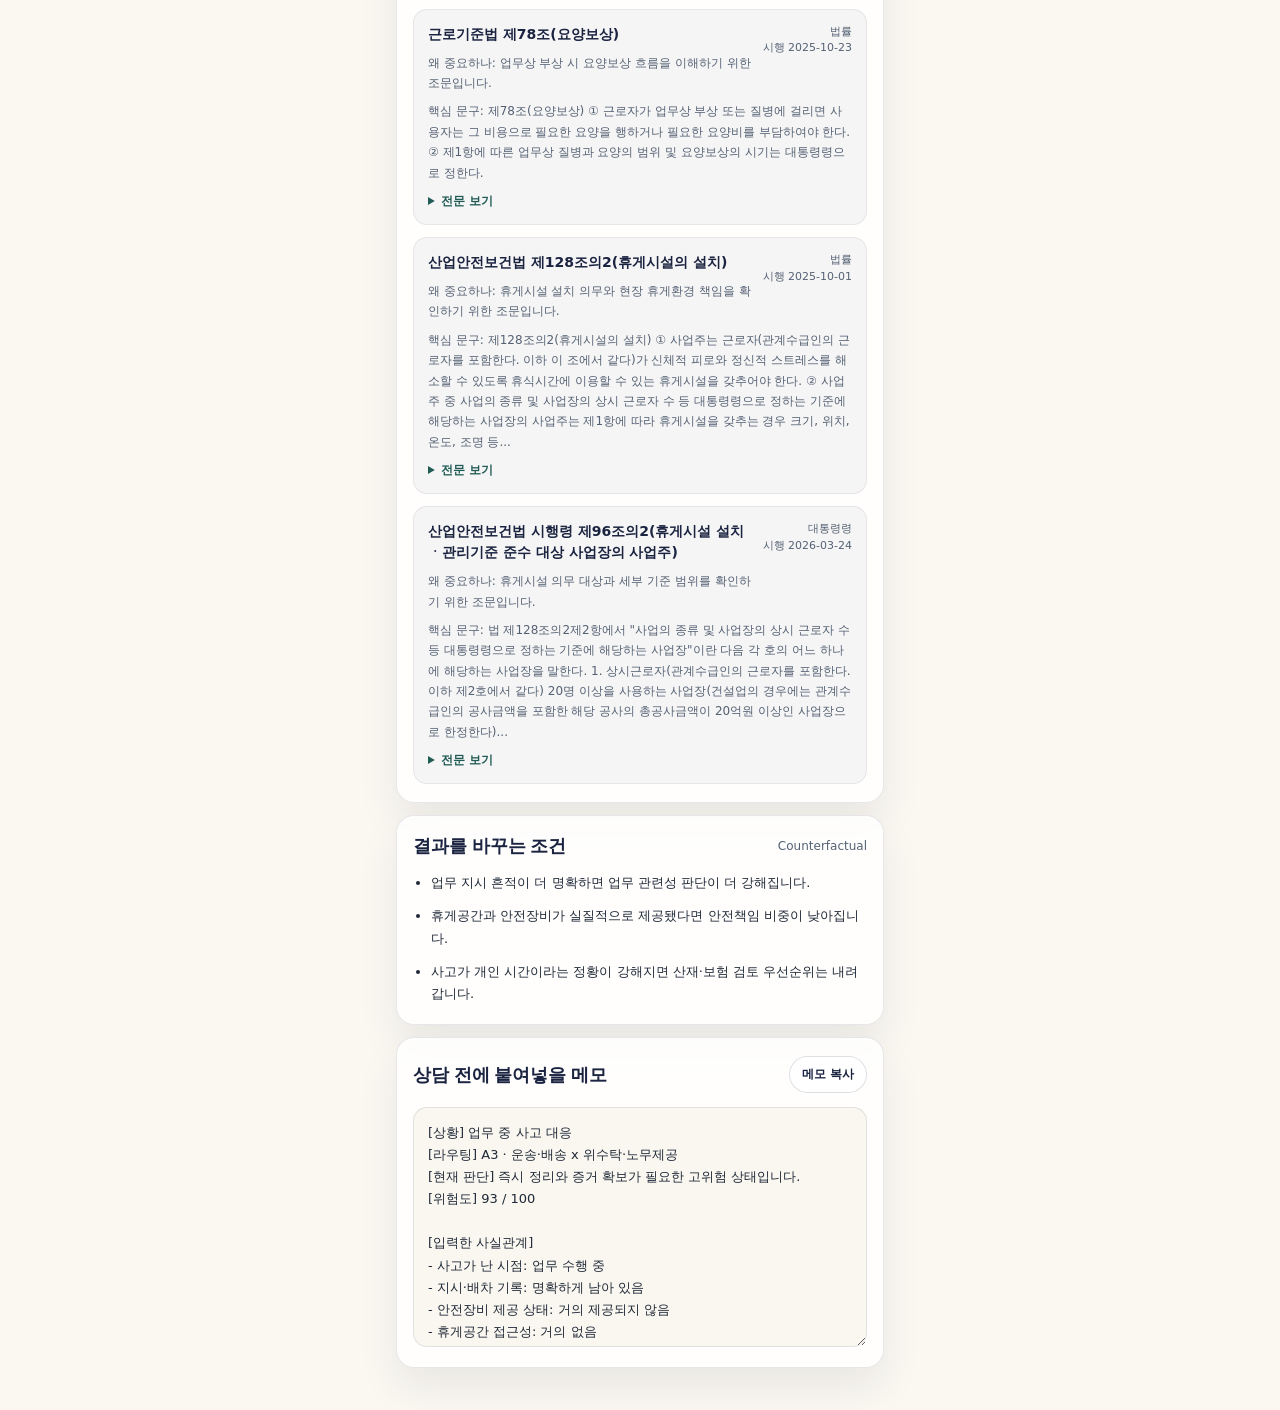
<file: workcare-xai.html>
<!DOCTYPE html>
<html lang="ko">
<head>
<meta charset="UTF-8">
<meta name="viewport" content="width=device-width, initial-scale=1.0">
<title>DOEAZI Workcare XAI Demo</title>
<meta name="description" content="사고 대응, 정산 미지급, 계약 전 점검 상황에서 현장직 권리 리스크를 설명하는 DOEAZI Workcare XAI 데모 화면입니다.">
<link rel="canonical" href="https://roar-jar.github.io/jar/workcare-xai.html">
<meta property="og:type" content="website">
<meta property="og:title" content="DOEAZI Workcare XAI Demo">
<meta property="og:description" content="현장직 비임금근로자의 사고, 정산, 계약 리스크를 상황 중심으로 해석하는 화면 데모입니다.">
<meta property="og:url" content="https://roar-jar.github.io/jar/workcare-xai.html">
<link rel="stylesheet" href="workcare-xai.css">
</head>
<body>
<div class="page">
  <header class="hero">
    <div class="hero-inner">
      <a class="back-link" href="./index.html">← 프로필로 돌아가기</a>
      <div class="label-tag">DOEAZI · Workcare AI</div>
      <h1>현장직 권리 XAI</h1>
      <p class="hero-copy">
        사고, 정산, 계약 문제를 <strong>상황 중심</strong>으로 해석하고,
        내부적으로는 <strong>직무 x 계약구조</strong>로 라우팅하는 MVP 화면입니다.
      </p>
      <div class="hero-principles">
        <span>사건 중심 진입</span>
        <span>법적 근거 + 모델 설명</span>
        <span>즉시 행동 제안</span>
      </div>
    </div>
  </header>

  <main class="content">
    <section class="mode-section">
      <div class="section-head">
        <div>
          <div class="section-eyebrow">ENTRY MODES</div>
          <h2>먼저 지금 상황을 고릅니다</h2>
        </div>
      </div>
      <div class="mode-list">
        <button class="mode-card is-active" data-mode="accident" type="button">
          <span class="mode-step">01</span>
          <strong>업무 중 사고 대응</strong>
          <p>업무 관련성, 안전조치 부족, 책임 주체 후보를 빠르게 정리합니다.</p>
        </button>
        <button class="mode-card" data-mode="payment" type="button">
          <span class="mode-step">02</span>
          <strong>보수·정산 미지급</strong>
          <p>못 받은 돈의 성격과 지급 책임 구조를 분해합니다.</p>
        </button>
        <button class="mode-card" data-mode="contract" type="button">
          <span class="mode-step">03</span>
          <strong>계약 전 리스크 점검</strong>
          <p>해지, 책임 전가, 정산 불투명 조항을 미리 찾습니다.</p>
        </button>
      </div>
    </section>

    <section class="mode-section">
      <div class="section-head">
        <div>
          <div class="section-eyebrow">DETAIL SCREENS</div>
          <h2>모드별 전용 결과 화면</h2>
        </div>
        <p class="section-note">공유용 링크는 여기서 바로 열 수 있습니다.</p>
      </div>
      <div class="link-grid">
        <a class="link-card" href="./workcare-xai-accident.html">
          <strong>사고 대응 결과</strong>
          <span>업무 관련성, 안전조치 부족, 책임 주체 후보를 전용 화면으로 봅니다.</span>
        </a>
        <a class="link-card" href="./workcare-xai-payment.html">
          <strong>체불 대응 결과</strong>
          <span>못 받은 돈의 성격, 지급 주체, 정산 통제 구조를 전용 화면으로 봅니다.</span>
        </a>
        <a class="link-card" href="./workcare-xai-contract.html">
          <strong>계약 점검 결과</strong>
          <span>해지, 책임 전가, 정산 불투명 조항을 전용 화면으로 봅니다.</span>
        </a>
      </div>
    </section>

    <section class="route-section">
      <div class="section-head">
        <div>
          <div class="section-eyebrow">ROUTING</div>
          <h2>현장 구조 라우팅</h2>
        </div>
        <p class="section-note">직무 x 계약구조를 뒤에서 분류합니다.</p>
      </div>
      <div class="route-list">
        <button class="route-chip is-active" data-route="transport-entrusted" type="button">A3 운송·배송 x 위수탁</button>
        <button class="route-chip" data-route="transport-subcontract" type="button">A2 운송·배송 x 협력사</button>
        <button class="route-chip" data-route="logistics-subcontract" type="button">B2 물류·상하차 x 협력사</button>
      </div>
    </section>

    <section class="workspace-grid">
      <div class="stack">
        <article class="card intro-card">
          <div class="section-eyebrow">INPUT</div>
          <h2 id="mode-title"></h2>
          <p id="mode-description" class="body-copy"></p>
        </article>

        <div id="question-groups" class="question-groups"></div>
      </div>

      <div class="stack">
        <article class="card result-top">
          <div class="result-head">
            <div>
              <div class="section-eyebrow">OUTPUT</div>
              <h2 id="summary-route"></h2>
            </div>
            <div class="status-stack">
              <span class="status-pill" id="summary-mode"></span>
              <span class="status-pill strong" id="summary-status"></span>
            </div>
          </div>
          <div class="score-wrap">
            <div>
              <div class="score-label">핵심 판단</div>
              <h3 id="primary-outcome"></h3>
              <p id="secondary-outcome" class="body-copy"></p>
            </div>
            <div class="score-box">
              <span>Risk</span>
              <strong id="risk-score"></strong>
            </div>
          </div>
        </article>

        <article class="card">
          <div class="card-head">
            <h3>현재 상황 요약</h3>
            <span>Case brief</span>
          </div>
          <div id="brief-facts" class="brief-facts"></div>
          <p id="case-brief" class="body-copy brief-copy"></p>
        </article>

        <article class="card">
          <div class="card-head">
            <h3>증빙 진행도</h3>
            <span id="evidence-progress-text">0 / 0 확보</span>
          </div>
          <div class="progress-bar" aria-hidden="true">
            <div id="evidence-progress-fill" class="progress-fill"></div>
          </div>
          <div id="evidence-checklist" class="checklist"></div>
        </article>

        <article class="card">
          <div class="card-head">
            <h3>왜 이렇게 나왔나</h3>
            <span>SHAP-style</span>
          </div>
          <div id="impact-list" class="impact-list"></div>
        </article>

        <article class="card">
          <div class="card-head">
            <h3>지금 먼저 할 일</h3>
            <span>우선순위 3개</span>
          </div>
          <ol id="priority-list" class="ordered-list"></ol>
        </article>

        <article class="card">
          <div class="card-head">
            <h3>핵심 증빙</h3>
            <span>확보 순서 기준</span>
          </div>
          <ul id="evidence-list" class="plain-list"></ul>
        </article>

        <article class="card">
          <div class="card-head">
            <h3>관련 법적 쟁점</h3>
            <span>법령·판례 연결 준비</span>
          </div>
          <div id="legal-grid" class="legal-grid"></div>
        </article>

        <article class="card">
          <div class="card-head">
            <h3>실제 법령 근거</h3>
            <span id="legal-source-meta">사전 생성 데이터 로딩 중</span>
          </div>
          <p id="legal-source-summary" class="body-copy"></p>
          <div id="legal-source-list" class="source-list"></div>
        </article>

        <article class="card">
          <div class="card-head">
            <h3>결과를 바꾸는 조건</h3>
            <span>Counterfactual</span>
          </div>
          <ul id="counterfactual-list" class="plain-list"></ul>
        </article>

        <article class="card memo-card">
          <div class="card-head">
            <h3>상담 전에 붙여넣을 메모</h3>
            <button id="copy-memo-button" class="copy-button" type="button">메모 복사</button>
          </div>
          <textarea id="case-memo" class="case-memo" readonly></textarea>
        </article>
      </div>
    </section>
  </main>
</div>
<script src="workcare-xai.js"></script>
</body>
</html>
</file>
<file: workcare-xai.css>
:root {
  --navy: #1a2340;
  --navy-mid: #243055;
  --navy-soft: #eef2f8;
  --cream: #f6f0e6;
  --paper: #fbf8f2;
  --gold: #c9a96e;
  --gold-light: #eadbbc;
  --coral: #b95a34;
  --teal: #205c55;
  --text-dark: #1f2937;
  --text-mid: #546174;
  --border: rgba(26, 35, 64, 0.1);
  --shadow: 0 20px 40px rgba(26, 35, 64, 0.08);
  --font-sans: system-ui, -apple-system, BlinkMacSystemFont, "Apple SD Gothic Neo", "Malgun Gothic", "Segoe UI", sans-serif;
  --font-serif: ui-serif, Georgia, Cambria, "Times New Roman", serif;
  --font-display: "Times New Roman", Georgia, serif;
}

* {
  box-sizing: border-box;
}

body {
  margin: 0;
  background:
    radial-gradient(circle at top right, rgba(201, 169, 110, 0.18), transparent 25%),
    radial-gradient(circle at top left, rgba(26, 35, 64, 0.08), transparent 20%),
    var(--paper);
  color: var(--text-dark);
  font-family: var(--font-sans);
}

.page {
  width: 100%;
  max-width: 520px;
  margin: 0 auto;
  min-height: 100vh;
  background: transparent;
}

.hero {
  background: linear-gradient(180deg, var(--navy) 0%, var(--navy-mid) 100%);
  color: #fff;
}

.hero-inner {
  padding: 24px 20px 28px;
}

.back-link {
  display: inline-block;
  margin-bottom: 16px;
  color: rgba(255, 255, 255, 0.74);
  text-decoration: none;
  font-size: 13px;
}

.label-tag,
.section-eyebrow,
.score-label {
  display: inline-block;
  font-size: 10px;
  letter-spacing: 2.2px;
  text-transform: uppercase;
  color: var(--gold-light);
}

.hero h1 {
  margin: 14px 0 0;
  font-family: var(--font-serif);
  font-size: 31px;
  line-height: 1.18;
}

.hero-copy {
  margin: 14px 0 0;
  line-height: 1.8;
  font-size: 14px;
  color: rgba(255, 255, 255, 0.82);
}

.hero-copy strong {
  color: var(--gold-light);
}

.hero-principles {
  display: flex;
  flex-wrap: wrap;
  gap: 8px;
  margin-top: 18px;
}

.detail-switch {
  display: flex;
  flex-wrap: wrap;
  gap: 8px;
  margin-top: 18px;
}

.detail-switch-link {
  display: inline-flex;
  align-items: center;
  padding: 8px 12px;
  border-radius: 999px;
  background: rgba(255, 255, 255, 0.08);
  border: 1px solid rgba(255, 255, 255, 0.1);
  color: rgba(255, 255, 255, 0.82);
  text-decoration: none;
  font-size: 12px;
  font-weight: 500;
}

.detail-switch-link.is-current {
  background: rgba(201, 169, 110, 0.18);
  border-color: rgba(201, 169, 110, 0.32);
  color: var(--gold-light);
}

.hero-principles span,
.status-pill {
  display: inline-flex;
  align-items: center;
  padding: 7px 11px;
  border-radius: 999px;
  font-size: 11px;
  font-weight: 500;
}

.hero-principles span {
  background: rgba(255, 255, 255, 0.09);
  color: rgba(255, 255, 255, 0.82);
  border: 1px solid rgba(255, 255, 255, 0.1);
}

.content {
  padding: 18px 16px 42px;
}

.mode-section,
.route-section {
  margin-bottom: 14px;
}

.section-head {
  display: flex;
  justify-content: space-between;
  gap: 12px;
  align-items: flex-end;
  margin-bottom: 10px;
}

.section-head h2 {
  margin: 6px 0 0;
  font-family: var(--font-serif);
  font-size: 21px;
  line-height: 1.4;
  color: var(--navy);
}

.section-note {
  margin: 0;
  color: var(--text-mid);
  font-size: 12px;
  line-height: 1.6;
  text-align: right;
}

.mode-list,
.question-groups,
.stack {
  display: grid;
  gap: 12px;
}

.mode-card,
.card,
.route-chip,
.question-card {
  border: 1px solid var(--border);
  background: rgba(255, 255, 255, 0.84);
  box-shadow: var(--shadow);
}

.mode-card {
  width: 100%;
  border-radius: 18px;
  padding: 16px;
  text-align: left;
  cursor: pointer;
}

.mode-card.is-active {
  background: linear-gradient(135deg, rgba(201, 169, 110, 0.16), rgba(32, 92, 85, 0.08)), #fff;
  border-color: rgba(185, 90, 52, 0.32);
}

.mode-step {
  display: inline-flex;
  width: 28px;
  height: 28px;
  justify-content: center;
  align-items: center;
  border-radius: 50%;
  background: var(--navy);
  color: var(--gold-light);
  font-size: 11px;
  font-weight: 700;
}

.mode-card strong {
  display: block;
  margin-top: 10px;
  font-size: 16px;
  line-height: 1.45;
  color: var(--navy);
}

.mode-card p,
.body-copy {
  margin: 8px 0 0;
  font-size: 13px;
  line-height: 1.75;
  color: var(--text-mid);
}

.route-list {
  display: flex;
  flex-wrap: wrap;
  gap: 8px;
}

.route-chip {
  appearance: none;
  border-radius: 999px;
  padding: 10px 14px;
  cursor: pointer;
  color: var(--navy);
  font-size: 12px;
  font-weight: 600;
}

.route-chip.is-active {
  background: var(--navy);
  border-color: var(--navy);
  color: var(--gold-light);
}

.workspace-grid {
  display: grid;
  gap: 12px;
}

.link-grid {
  display: grid;
  gap: 10px;
}

.link-card {
  display: block;
  padding: 15px 16px;
  border-radius: 16px;
  text-decoration: none;
  background: rgba(255, 255, 255, 0.84);
  border: 1px solid var(--border);
  box-shadow: var(--shadow);
  color: inherit;
}

.link-card strong {
  display: block;
  font-size: 15px;
  line-height: 1.45;
  color: var(--navy);
}

.link-card span {
  display: block;
  margin-top: 7px;
  color: var(--text-mid);
  font-size: 12px;
  line-height: 1.65;
}

.card,
.question-card {
  border-radius: 18px;
  padding: 18px 16px;
}

.intro-card {
  background: linear-gradient(180deg, rgba(201, 169, 110, 0.1), rgba(255, 255, 255, 0.92));
}

.question-card h3,
.card h3,
.result-top h2 {
  margin: 0;
  color: var(--navy);
}

.question-card h3 {
  font-size: 16px;
  line-height: 1.4;
}

.field-list {
  display: grid;
  gap: 14px;
  margin-top: 14px;
}

.field {
  display: grid;
  gap: 7px;
}

.field label {
  font-size: 13px;
  font-weight: 700;
  line-height: 1.5;
}

.field select {
  width: 100%;
  border: 1px solid rgba(26, 35, 64, 0.14);
  border-radius: 12px;
  padding: 12px 13px;
  background: #fff;
  color: var(--text-dark);
  font: inherit;
}

.field small {
  color: var(--text-mid);
  font-size: 12px;
  line-height: 1.6;
}

.result-top {
  background: linear-gradient(135deg, rgba(201, 169, 110, 0.15), rgba(26, 35, 64, 0.06)), #fff;
}

.result-head,
.card-head,
.score-wrap,
.impact-meta {
  display: flex;
  justify-content: space-between;
  gap: 12px;
}

.status-stack {
  display: grid;
  gap: 8px;
  justify-items: end;
}

.status-pill {
  background: rgba(26, 35, 64, 0.08);
  color: var(--navy);
}

.status-pill.strong {
  background: rgba(185, 90, 52, 0.12);
  color: var(--coral);
}

.score-wrap {
  margin-top: 16px;
  align-items: flex-end;
}

.score-wrap h3 {
  margin-top: 8px;
  font-family: var(--font-serif);
  font-size: 23px;
  line-height: 1.45;
}

.score-box {
  text-align: right;
}

.score-box span {
  display: block;
  color: var(--text-mid);
  font-size: 12px;
}

.score-box strong {
  display: block;
  margin-top: 4px;
  font-family: var(--font-display);
  font-size: 46px;
  line-height: 1;
  color: var(--coral);
}

.card-head {
  align-items: center;
}

.card-head h3 {
  font-size: 18px;
  font-family: var(--font-serif);
}

.card-head span {
  color: var(--text-mid);
  font-size: 12px;
}

.brief-facts {
  display: flex;
  flex-wrap: wrap;
  gap: 8px;
  margin-top: 14px;
}

.brief-tag {
  display: inline-flex;
  align-items: center;
  padding: 8px 12px;
  border-radius: 999px;
  background: rgba(26, 35, 64, 0.06);
  color: var(--navy);
  font-size: 12px;
  font-weight: 600;
}

.brief-copy {
  margin-top: 14px;
}

.progress-bar {
  margin-top: 14px;
  width: 100%;
  height: 10px;
  border-radius: 999px;
  background: rgba(26, 35, 64, 0.08);
  overflow: hidden;
}

.progress-fill {
  height: 100%;
  width: 0;
  border-radius: inherit;
  background: linear-gradient(90deg, var(--teal), var(--gold));
  transition: width 180ms ease;
}

.checklist {
  display: grid;
  gap: 10px;
  margin-top: 14px;
}

.check-item {
  display: flex;
  gap: 10px;
  align-items: flex-start;
  padding: 12px 13px;
  border-radius: 14px;
  background: rgba(26, 35, 64, 0.04);
  border: 1px solid rgba(26, 35, 64, 0.06);
}

.check-item input {
  margin-top: 3px;
  accent-color: var(--teal);
}

.check-text strong {
  display: block;
  font-size: 13px;
  line-height: 1.5;
  color: var(--navy);
}

.check-text span {
  display: block;
  margin-top: 4px;
  color: var(--text-mid);
  font-size: 12px;
  line-height: 1.65;
}

.impact-list {
  display: grid;
  gap: 12px;
  margin-top: 14px;
}

.impact-item {
  display: grid;
  gap: 6px;
}

.impact-meta strong {
  font-size: 13px;
  line-height: 1.5;
}

.impact-meta span {
  color: var(--coral);
  font-weight: 700;
}

.impact-track {
  height: 10px;
  border-radius: 999px;
  background: rgba(26, 35, 64, 0.08);
  overflow: hidden;
}

.impact-fill {
  height: 100%;
  border-radius: inherit;
  background: linear-gradient(90deg, var(--coral), var(--gold));
}

.impact-note {
  color: var(--text-mid);
  font-size: 12px;
  line-height: 1.6;
}

.ordered-list,
.plain-list {
  display: grid;
  gap: 10px;
  margin: 14px 0 0;
  padding-left: 18px;
}

.ordered-list li,
.plain-list li {
  color: var(--text-dark);
  font-size: 13px;
  line-height: 1.75;
}

.legal-grid {
  display: grid;
  gap: 10px;
  margin-top: 14px;
}

.legal-card {
  padding: 14px;
  border-radius: 14px;
  background: var(--navy-soft);
  border: 1px solid rgba(26, 35, 64, 0.07);
}

.legal-card strong {
  display: block;
  font-size: 13px;
  line-height: 1.5;
  color: var(--navy);
}

.legal-card p {
  margin: 8px 0 0;
  color: var(--text-mid);
  font-size: 12px;
  line-height: 1.7;
}

.source-list {
  display: grid;
  gap: 12px;
  margin-top: 14px;
}

.source-card {
  padding: 14px;
  border-radius: 14px;
  background: rgba(26, 35, 64, 0.04);
  border: 1px solid rgba(26, 35, 64, 0.07);
}

.source-card-head {
  display: flex;
  justify-content: space-between;
  gap: 12px;
  align-items: flex-start;
}

.source-card-head strong {
  display: block;
  font-size: 14px;
  line-height: 1.5;
  color: var(--navy);
}

.source-card-head span {
  flex-shrink: 0;
  color: var(--text-mid);
  font-size: 11px;
  line-height: 1.5;
  text-align: right;
  white-space: pre-line;
}

.source-reason,
.source-snippet,
.source-fulltext,
.source-empty {
  margin: 8px 0 0;
  color: var(--text-mid);
  font-size: 12px;
  line-height: 1.7;
}

.source-label {
  color: var(--navy);
  font-weight: 700;
}

.source-details {
  margin-top: 10px;
}

.source-details summary {
  cursor: pointer;
  color: var(--teal);
  font-size: 12px;
  font-weight: 700;
}

.source-fulltext {
  margin-top: 10px;
  white-space: pre-wrap;
}

.memo-card {
  padding-bottom: 16px;
}

.copy-button {
  appearance: none;
  border: 1px solid rgba(26, 35, 64, 0.14);
  border-radius: 999px;
  padding: 9px 12px;
  background: #fff;
  color: var(--navy);
  font: inherit;
  font-size: 12px;
  font-weight: 700;
  cursor: pointer;
}

.copy-button.is-copied {
  background: var(--navy);
  border-color: var(--navy);
  color: var(--gold-light);
}

.case-memo {
  margin-top: 14px;
  width: 100%;
  min-height: 240px;
  padding: 14px;
  border-radius: 14px;
  border: 1px solid rgba(26, 35, 64, 0.1);
  background: rgba(246, 240, 230, 0.55);
  color: var(--text-dark);
  font: inherit;
  font-size: 13px;
  line-height: 1.7;
  resize: vertical;
}
</file>
